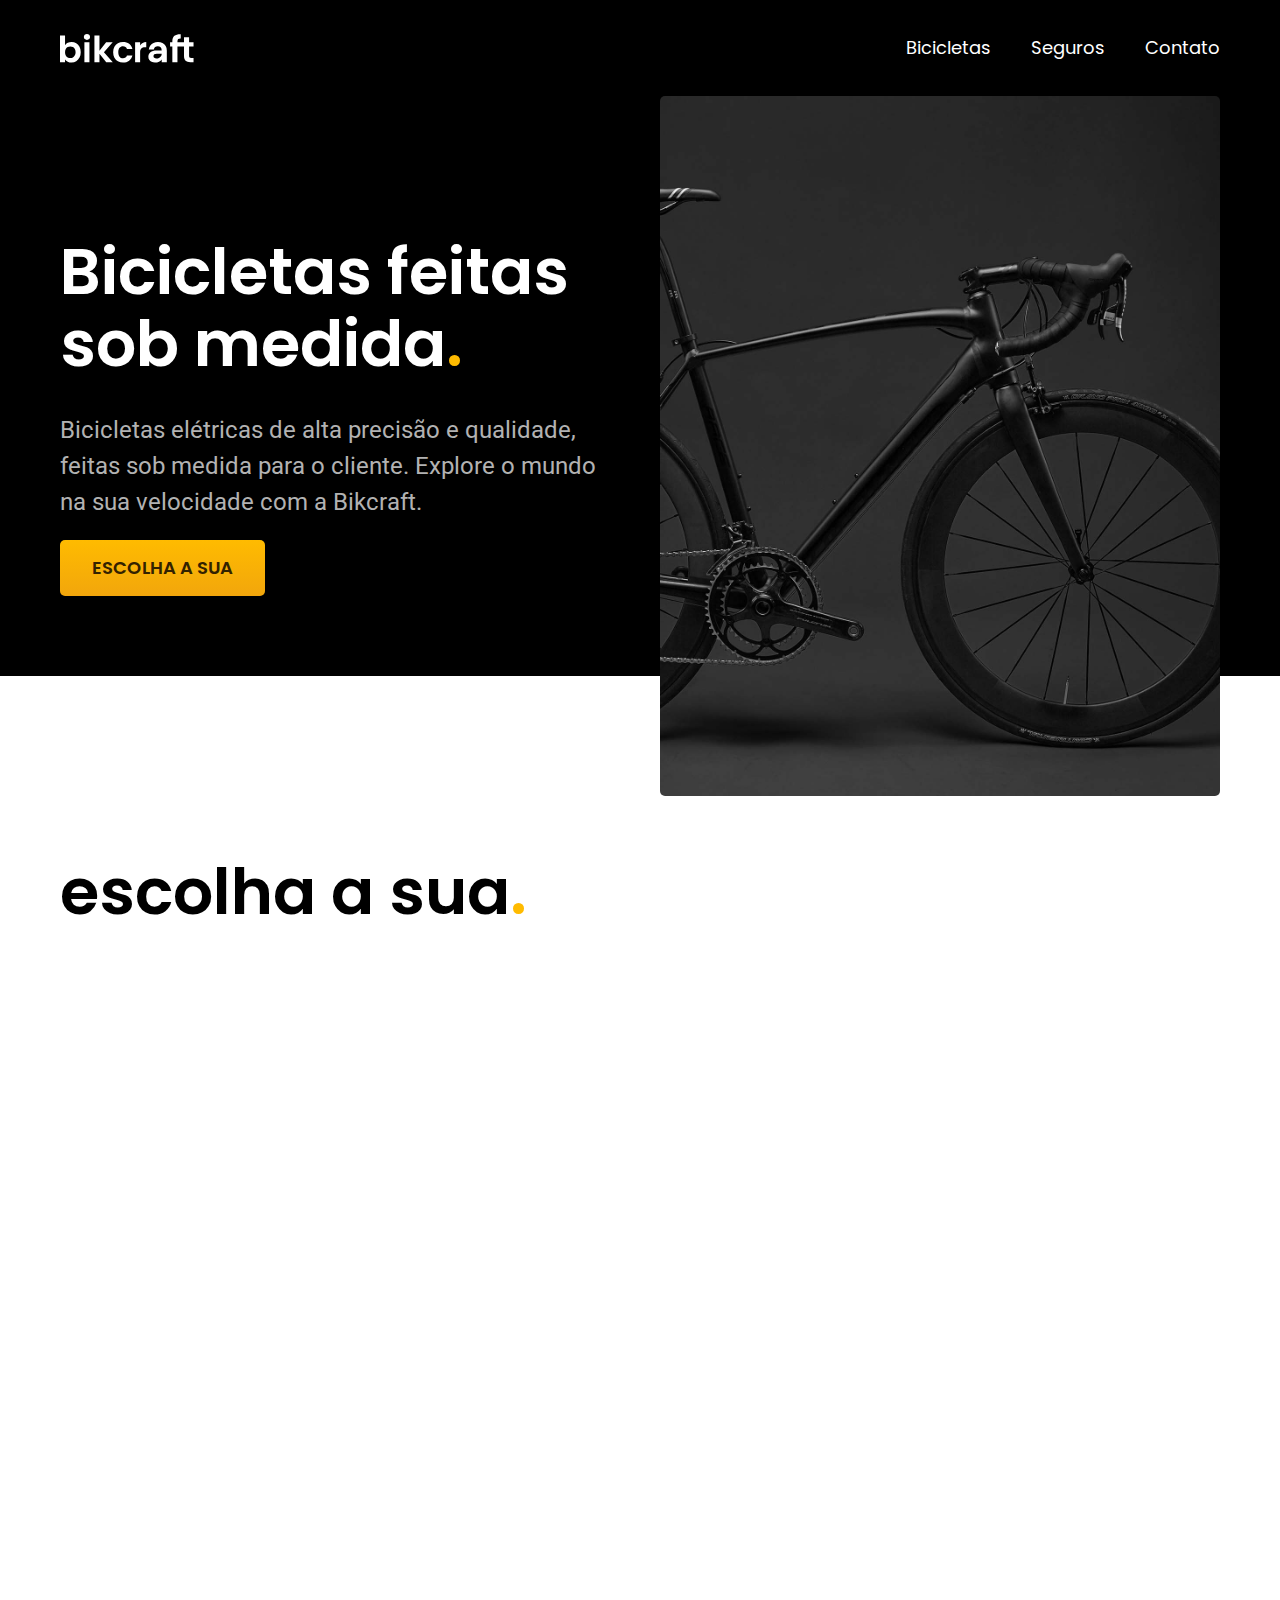
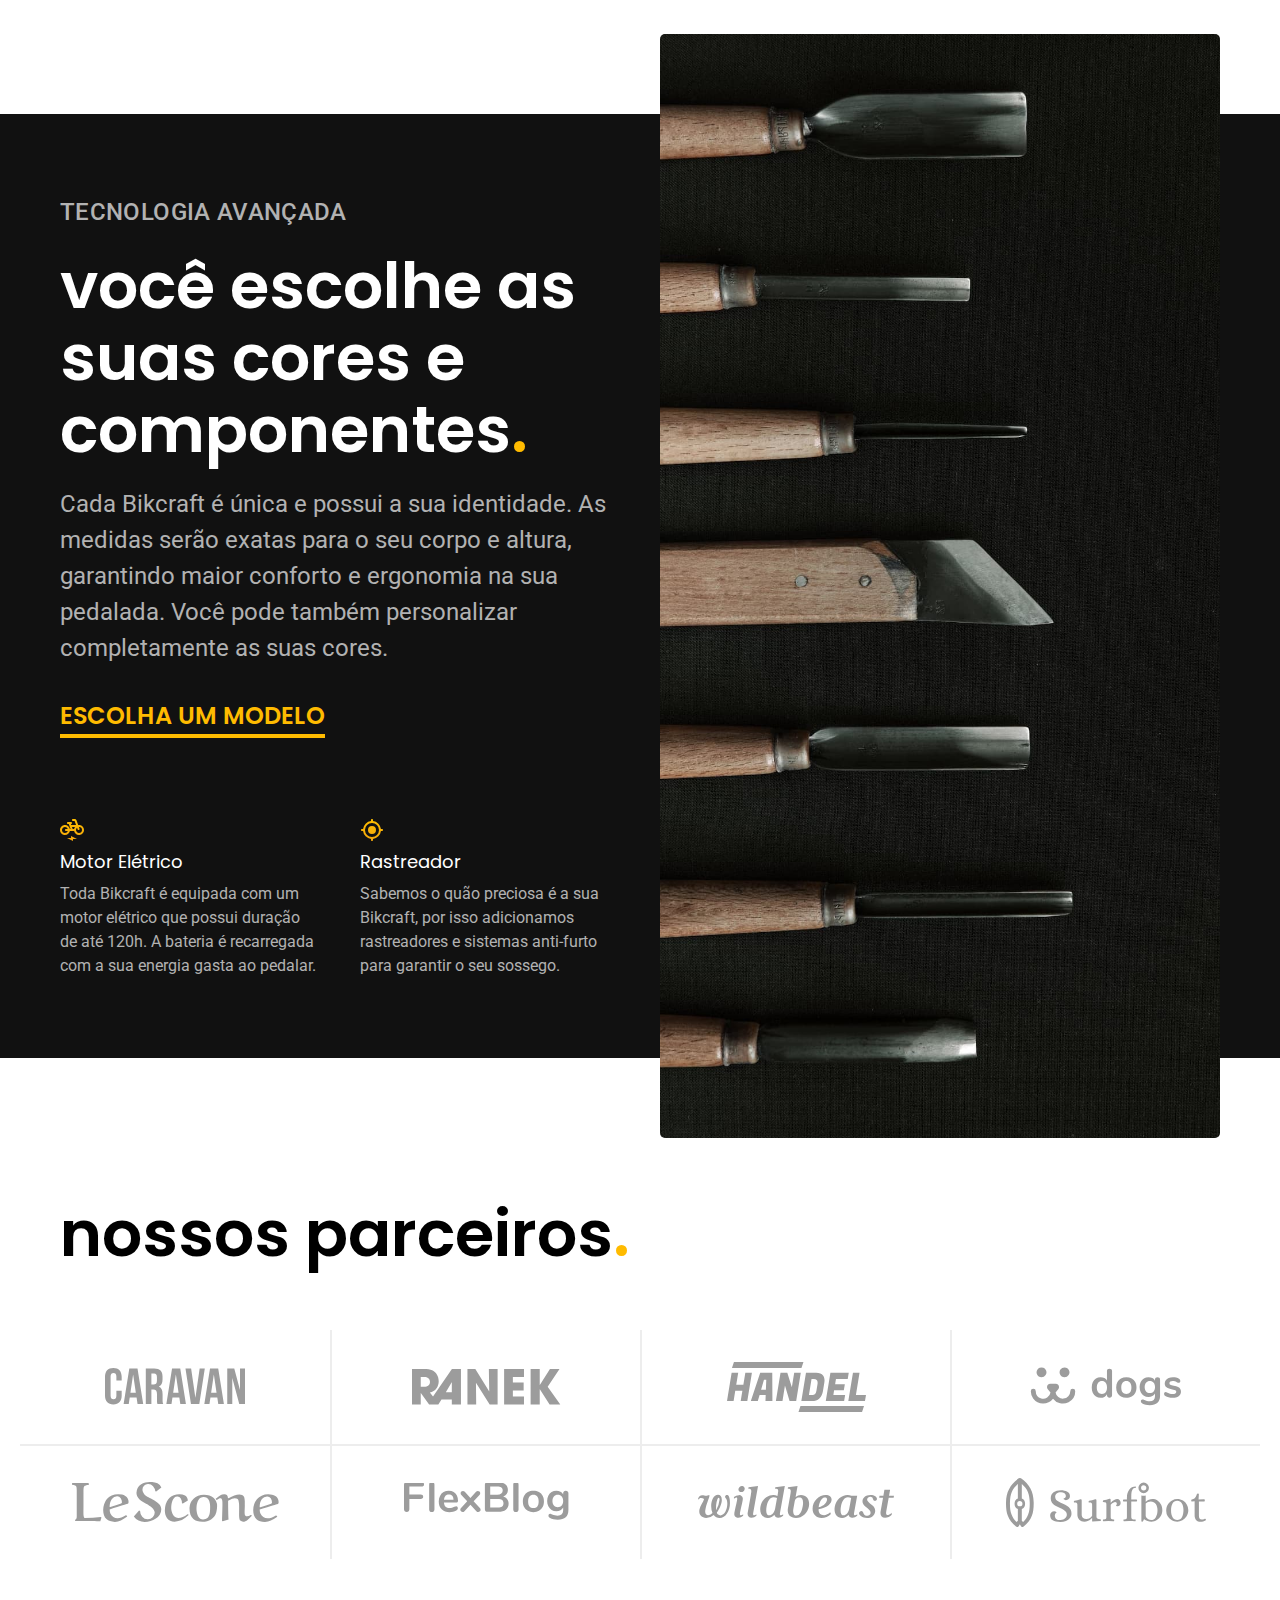
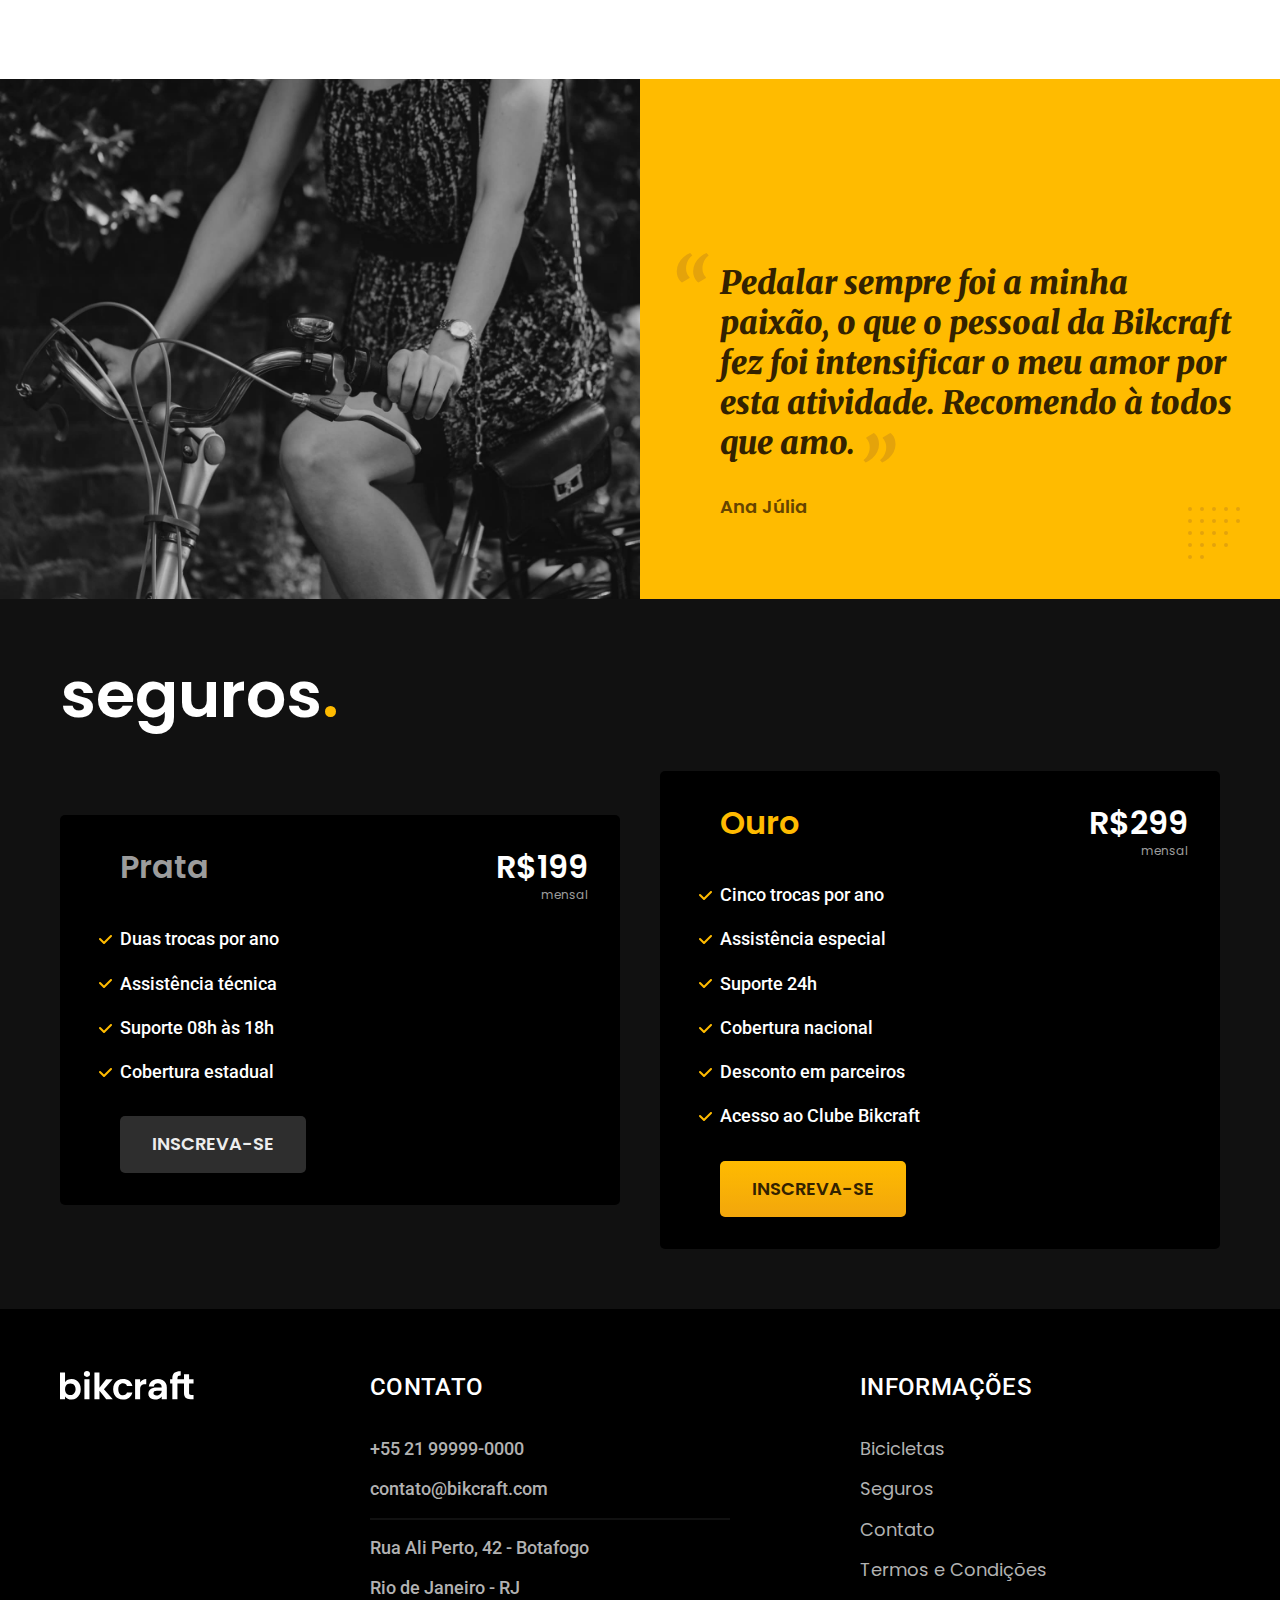
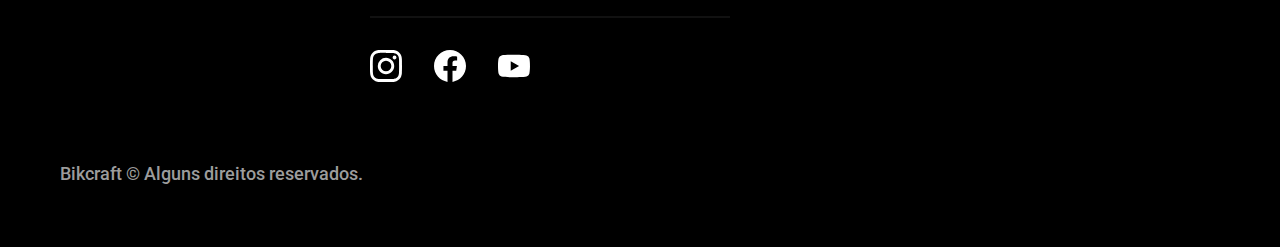
<file: bikcraft/index.html>
<!DOCTYPE html>
<html lang="pt-br">

<head>
  <meta charset="UTF-8">
  <meta http-equiv="X-UA-Compatible" content="IE=edge">
  <meta name="viewport" content="width=device-width, initial-scale=1.0">

  <title>Bikcraft - Bicicletas Elétricas</title>
  <meta name="description"
    content="Bicicletas elétricas de alta precisão e qualidade,  feitas sob medida para o cliente. Explore o mundo na sua velocidade com a Bikcraft.">

  <link rel="icon" href="./favicon.svg" type="image/svg+xml">


  <link rel="preload" href="./css/style.min.css" as="style">
  <link rel="stylesheet" href="./css/style.min.css">

  <link rel="preconnect" href="https://fonts.googleapis.com">
  <link rel="preconnect" href="https://fonts.gstatic.com" crossorigin>
  <link
    href="https://fonts.googleapis.com/css2?family=Merriweather:ital,wght@1,900&family=Poppins:wght@400;600&family=Roboto:wght@400;500&display=swap"
    rel="stylesheet">

  <script>
    document.documentElement.classList.add('js')
  </script>
</head>

<body>
  <header class="header-bg" id="header-fixo">
    <div class="container header">
      <a href="./"><img src="img/bikcraft.svg" width="136" height="32" alt="Bikcraft"></a>

      <nav aria-label="primaria" id="nav">
        <button aria-label="Abrir Menu" id="header-mobile" aria-haspopup="true" aria-controls="header-menu"
          aria-expanded="false"><span id="hamburguer"></span>
        </button>
        <ul id="header-menu" class="font-1-m cor-0">
          <li><a href="./bicicletas.html">Bicicletas</a></li>
          <li><a href="./seguros.html">Seguros</a></li>
          <li><a href="./contato.html">Contato</a></li>
        </ul>
      </nav>
    </div>
  </header>

  <main class="introducao-bg">
    <div class="container introducao">
      <div class="introducao-conteudo">
        <h1 class="font-1-xxl fadeInDown" data-anime="200">Bicicletas feitas sob medida<span class="cor-p1">.</span>
        </h1>
        <p class="font-2-l cor-5 fadeInDown" data-anime="400">Bicicletas elétricas de alta precisão e qualidade, feitas
          sob medida
          para o cliente.
          Explore o mundo na sua velocidade com a Bikcraft.</p>
        <a href="./bicicletas.html" class="botao fadeInDown" data-anime="600">Escolha a sua</a>
      </div>
      <picture data-anime="800" class="fadeInDown">
        <source media="(max-width: 800px)" srcset="./img/bicicletas/nimbus.jpg">
        <img src="./img/fotos/introducao.jpg" width="1280" height="1600" alt="Bicicleta elétrica preta">
      </picture>
    </div>
  </main>

  <article class="bicicletas-lista">
    <h2 class="container font-1-xxl fadeInDown" data-anime="1000">escolha a sua<span class="cor-p1">.</span></h2>

    <ul data-anime="1200" class="fadeInDown">
      <li>
        <a href="./bicicletas/magic.html">
          <img src="img/bicicletas/magic-home.jpg" width="920" height="1040" alt="Bicicleta preta">
          <h3 class="font-1-xl">Magic Might</h3>
          <span class="font-2-m cor-8">R$ 2499</span>
        </a>
      </li>
      <li>
        <a href="./bicicletas/nimbus.html">
          <img src="img/bicicletas/nimbus-home.jpg" width="920" height="1040" alt="Bicicleta preta">
          <h3 class="font-1-xl">Nimbus Stark</h3>
          <span class="font-2-m cor-8">R$ 4499</span>
        </a>
      </li>
      <li>
        <a href="./bicicletas/nebula.html">
          <img src="img/bicicletas/nebula-home.jpg" width="920" height="1040" alt="Bicicleta preta">
          <h3 class="font-1-xl">Nebula Cosmic</h3>
          <span class="font-2-m cor-8">R$ 3499</span>
        </a>
      </li>
    </ul>
  </article>

  <article class="tecnologia-bg">
    <div class="container tecnologia">
      <div class="tecnologia-conteudo">
        <span class="font-2-l-b cor-5">Tecnologia Avançada</span>
        <h2 class="font-1-xxl cor-0">você escolhe as suas cores e componentes<span class="cor-p1">.</span></h2>
        <p class="font-2-l cor-5">Cada Bikcraft é única e possui a sua identidade. As medidas serão exatas para o seu
          corpo e altura, garantindo maior conforto e ergonomia na sua pedalada. Você pode também personalizar
          completamente as suas cores.</p>
        <a class="link" href="./bicicletas.html">Escolha um modelo</a>
        <div class="tecnologia-vantagens">
          <div>
            <img src="img/icones/eletrica.svg" width="24" height="24" alt="">
            <h3 class="font-1-m cor-0">Motor Elétrico</h3>
            <p class="font-2-s cor-5">Toda Bikcraft é equipada com um motor elétrico que possui duração de até 120h. A
              bateria é recarregada com a sua energia gasta ao pedalar.</p>
          </div>
          <div>
            <img src="img/icones/rastreador.svg" width="24" height="24" alt="">
            <h3 class="font-1-m cor-0">Rastreador</h3>
            <p class="font-2-s cor-5">Sabemos o quão preciosa é a sua Bikcraft, por isso adicionamos rastreadores e
              sistemas anti-furto para garantir o seu sossego.</p>
          </div>
        </div>
      </div>

      <div class="tecnologia-img">
        <img src="img/fotos/tecnologia.jpg" width="1200" height="1920" alt="">
      </div>
    </div>
  </article>

  <section class="parceiros" aria-label="Nossos Parceiros">
    <h2 class="container font-1-xxl">nossos parceiros<span class="cor-p1">.</span></h2>

    <ul>
      <li><img src="img/parceiros/caravan.svg" width="140" height="38" alt="caravan"></li>
      <li><img src="img/parceiros/ranek.svg" width="149" height="36" alt="ranek"></li>
      <li><img src="img/parceiros/handel.svg" width="139" height="50" alt="handel"></li>
      <li><img src="img/parceiros/dogs.svg" width="152" height="39" alt="dogs"></li>
      <li><img src="img/parceiros/lescone.svg" width="208" height="41" alt="lescone"></li>
      <li><img src="img/parceiros/flexblog.svg" width="165" height="38" alt="flexblog"></li>
      <li><img src="img/parceiros/wildbeast.svg" width="196" height="34" alt="wildbeast"></li>
      <li><img src="img/parceiros/surfbot.svg" width="200" height="49" alt="surfbot"></li>
    </ul>
  </section>

  <section class="depoimento" aria-label="Depoimento">
    <div>
      <img src="img/fotos/depoimento.jpg" width="1560" height="1360" alt="Pessoa pedalando uma bicicleta Bikcraft">
    </div>
    <div class="depoimento-conteudo">
      <blockquote class="font-1-xl cor-p5">
        <p>Pedalar sempre foi a minha paixão, o que o pessoal da Bikcraft fez foi intensificar o meu amor por esta
          atividade. Recomendo à todos que amo.</p>
      </blockquote>
      <span class="font-1-m-b cor-p4">Ana Júlia</span>
    </div>
  </section>

  <article class="seguros-bg">
    <div class="container seguros">
      <h2 class="font-1-xxl cor-0">seguros<span class="cor-p1">.</span></h2>
      <div class="seguros-item">
        <h3 class="font-1-xl cor-6">Prata</h3>
        <span class="font-1-xl cor-0">R$199 <span class="font-1-xs cor-6">mensal</span></span>
        <ul class="font-2-m cor-0">
          <li>Duas trocas por ano</li>
          <li>Assistência técnica</li>
          <li>Suporte 08h às 18h</li>
          <li>Cobertura estadual</li>
        </ul>
        <a class="botao secundario" href="./orcamento.html?tipo=seguro&produto=prata">Inscreva-se</a>
      </div>
      <div class="seguros-item">
        <h3 class="font-1-xl cor-p1">Ouro</h3>
        <span class="font-1-xl cor-0">R$299 <span class="font-1-xs cor-6">mensal</span></span>
        <ul class="font-2-m cor-0">
          <li>Cinco trocas por ano</li>
          <li>Assistência especial</li>
          <li>Suporte 24h</li>
          <li>Cobertura nacional</li>
          <li>Desconto em parceiros</li>
          <li>Acesso ao Clube Bikcraft</li>
        </ul>
        <a class="botao" href="./orcamento.html?tipo=seguro&produto=ouro">Inscreva-se</a>
      </div>
    </div>
  </article>

  <footer class="footer-bg">
    <div class="container footer">
      <img src="img/bikcraft.svg" width="136" height="32" alt="Bikcraft">
      <div class="footer-contato">
        <h3 class="font-2-l-b cor-0">Contato</h3>
        <ul class="font-2-m cor-5">
          <li><a href="tel:+5521999990000">+55 21 99999-0000</a></li>
          <li><a href="mailto:contato@bikcraft.com">contato@bikcraft.com</a></li>
          <li>Rua Ali Perto, 42 - Botafogo</li>
          <li>Rio de Janeiro - RJ</li>
        </ul>
        <div class="footer-redes">
          <a href="./"><img src="img/redes/instagram.svg" width="32" height="32" alt="Instagram"></a>
          <a href="./"><img src="img/redes/facebook.svg" width="32" height="32" alt="Facebook"></a>
          <a href="./"><img src="img/redes/youtube.svg" width="32" height="32" alt="youtube"></a>
        </div>
      </div>
      <div class="footer-informacoes">
        <h3 class="font-2-l-b cor-0">Informações</h3>
        <nav>
          <ul class="font-1-m cor-5">
            <li><a href="./bicicletas.html">Bicicletas</a></li>
            <li><a href="./seguros.html">Seguros</a></li>
            <li><a href="./contato.html">Contato</a></li>
            <li><a href="./termos.html">Termos e Condições</a></li>
          </ul>
        </nav>
      </div>
      <p class="footer-copy font-2-m cor-6">Bikcraft © Alguns direitos reservados.</p>
    </div>
  </footer>

  <script src="script/plugins/simple-anime.js"></script>
  <script src="script/script.js"></script>
</body>

</html>
</file>
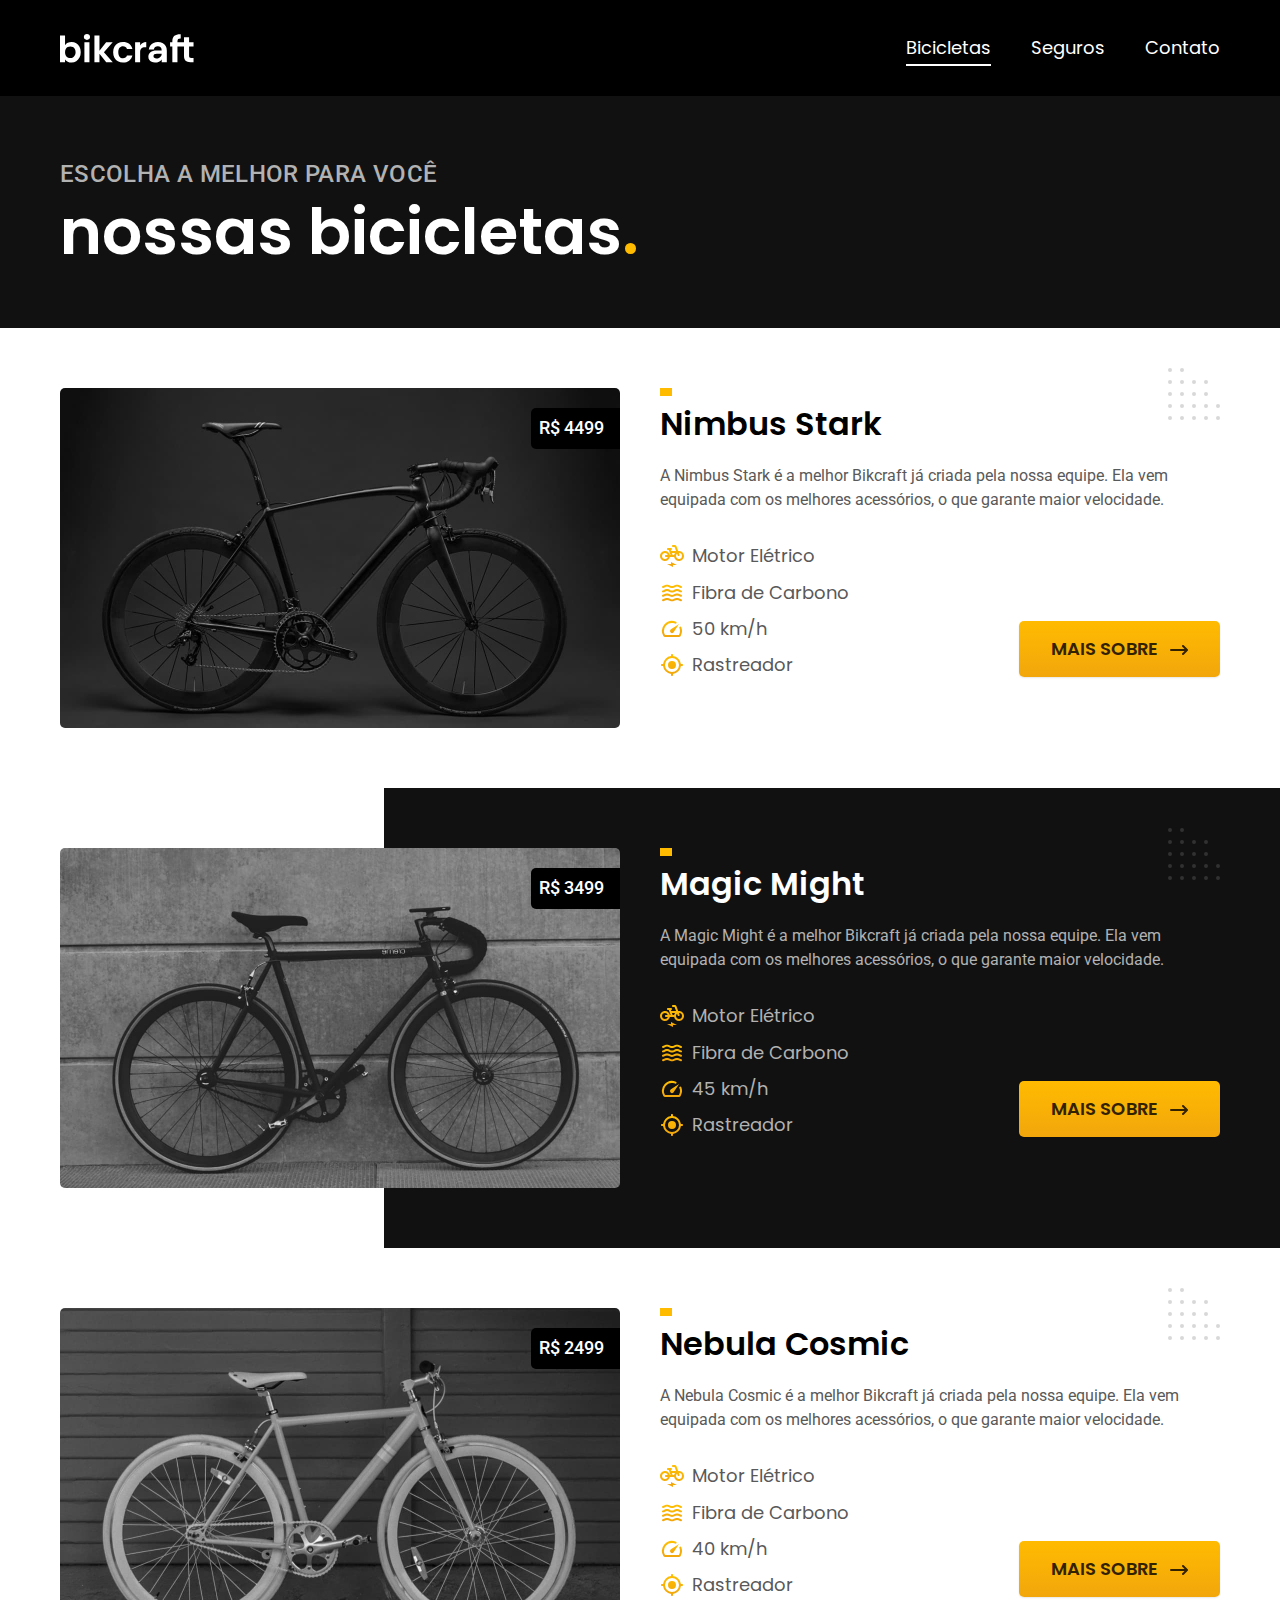
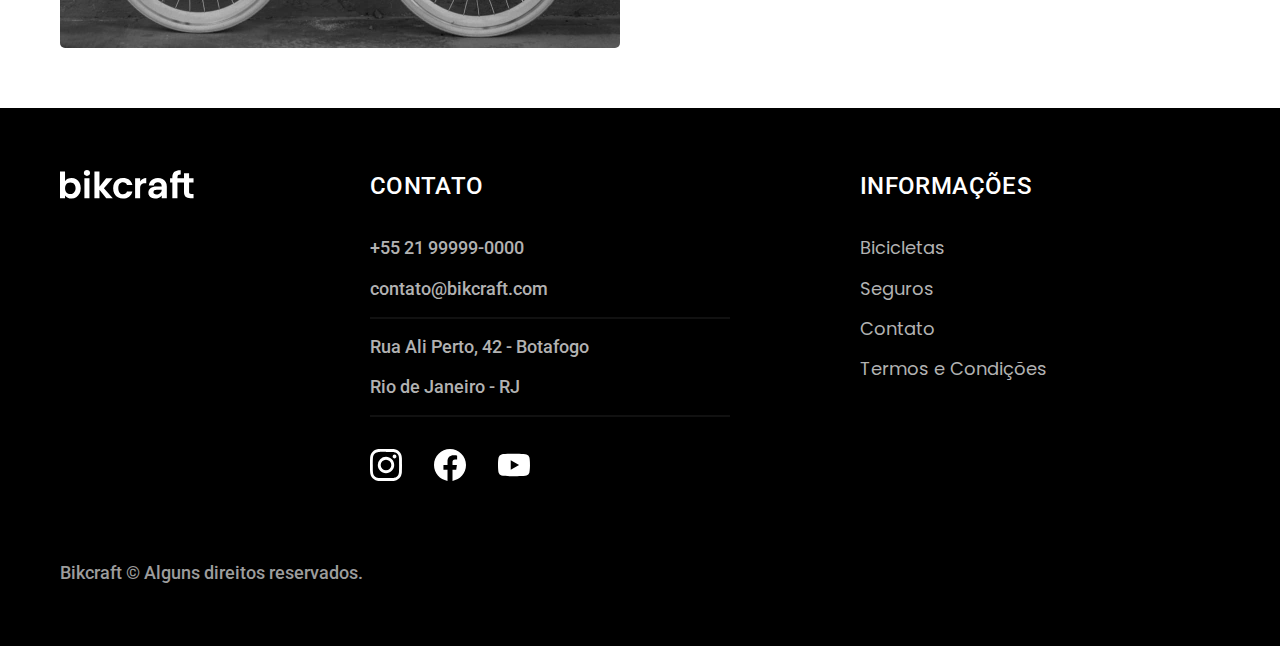
<file: bikcraft/bicicletas.html>
<!DOCTYPE html>
<html lang="pt-br">

<head>
  <meta charset="UTF-8">
  <meta http-equiv="X-UA-Compatible" content="IE=edge">
  <meta name="viewport" content="width=device-width, initial-scale=1.0">

  <title>Bicicletas | Bikcraft</title>
  <meta name="description"
    content="Bicicletas elétricas de alta precisão e qualidade,  feitas sob medida para o cliente. Explore o mundo na sua velocidade com a Bikcraft.">

  <link rel="icon" href="./favicon.svg" type="image/svg+xml">

  <link rel="preload" href="./css/style.min.css" as="style">
  <link rel="stylesheet" href="./css/style.min.css">

  <link rel="preconnect" href="https://fonts.googleapis.com">
  <link rel="preconnect" href="https://fonts.gstatic.com" crossorigin>
  <link
    href="https://fonts.googleapis.com/css2?family=Merriweather:ital,wght@1,900&family=Poppins:wght@400;600&family=Roboto:wght@400;500&display=swap"
    rel="stylesheet">

  <script>
    document.documentElement.classList.add('js')
  </script>
</head>

<body id="bicicletas">
  <header class="header-bg" id="header-fixo">
    <div class="container header">
      <a href="./"><img src="img/bikcraft.svg" width="136" height="32" alt="Bikcraft"></a>

      <nav aria-label="primaria" id="nav">
        <button aria-label="Abrir Menu" id="header-mobile" aria-haspopup="true" aria-controls="header-menu"
          aria-expanded="false"><span id="hamburguer"></span>
        </button>
        <ul id="header-menu" class="font-1-m cor-0">
          <li><a href="./bicicletas.html">Bicicletas</a></li>
          <li><a href="./seguros.html">Seguros</a></li>
          <li><a href="./contato.html">Contato</a></li>
        </ul>
      </nav>
    </div>
  </header>

  <main>
    <div class="titulo-bg">
      <div class="titulo container">
        <p class="font-2-l-b cor-5">Escolha a melhor para você</p>
        <h1 class="font-1-xxl cor-0">nossas bicicletas<span class="cor-p1">.</span></h1>
      </div>
    </div>

    <div class="bicicletas container">
      <div class="bicicletas-imagem">
        <img src="img/bicicletas/nimbus.jpg" width="1120" height="680" alt="Bicicleta preta">
        <span class="font-2-m cor-0">R$ 4499</span>
      </div>
      <div class="bicicletas-conteudo">
        <h2 class="font-1-xl">Nimbus Stark</h2>
        <p class="font-2-s cor-8">A Nimbus Stark é a melhor Bikcraft já criada pela nossa equipe. Ela vem equipada com
          os melhores acessórios, o que garante maior velocidade.</p>
        <ul class="font-1-m cor-8">
          <li>
            <img src="img/icones/eletrica.svg" width="32" height="32" alt="">
            Motor Elétrico
          </li>
          <li>
            <img src="img/icones/carbono.svg" width="32" height="32" alt="">
            Fibra de Carbono
          </li>
          <li>
            <img src="img/icones/velocidade.svg" width="32" height="32" alt="">
            50 km/h
          </li>
          <li>
            <img src="img/icones/rastreador.svg" width="32" height="32" alt="">
            Rastreador
          </li>
        </ul>
        <a href="./bicicletas/nimbus.html" class="botao seta">Mais Sobre</a>
      </div>
    </div>

    <div class="bicicletas-bg">
      <div class="bicicletas container">
        <div class="bicicletas-imagem">
          <img src="img/bicicletas/magic.jpg" width="1120" height="680" alt="Bicicleta preta">
          <span class="font-2-m cor-0">R$ 3499</span>
        </div>
        <div class="bicicletas-conteudo">
          <h2 class="font-1-xl cor-0">Magic Might</h2>
          <p class="font-2-s cor-5">A Magic Might é a melhor Bikcraft já criada pela nossa equipe. Ela vem equipada com
            os melhores acessórios, o que garante maior velocidade.</p>
          <ul class="font-1-m cor-5">
            <li>
              <img src="img/icones/eletrica.svg" width="32" height="32" alt="">
              Motor Elétrico
            </li>
            <li>
              <img src="img/icones/carbono.svg" width="32" height="32" alt="">
              Fibra de Carbono
            </li>
            <li>
              <img src="img/icones/velocidade.svg" width="32" height="32" alt="">
              45 km/h
            </li>
            <li>
              <img src="img/icones/rastreador.svg" width="32" height="32" alt="">
              Rastreador
            </li>
          </ul>
          <a href="./bicicletas/magic.html" class="botao seta">Mais Sobre</a>
        </div>
      </div>
    </div>

    <div class="bicicletas container">
      <div class="bicicletas-imagem">
        <img src="img/bicicletas/nebula.jpg" width="1120" height="680" alt="Bicicleta preta">
        <span class="font-2-m cor-0">R$ 2499</span>
      </div>
      <div class="bicicletas-conteudo">
        <h2 class="font-1-xl">Nebula Cosmic</h2>
        <p class="font-2-s cor-8">A Nebula Cosmic é a melhor Bikcraft já criada pela nossa equipe. Ela vem equipada com
          os melhores acessórios, o que garante maior velocidade.</p>
        <ul class="font-1-m cor-8">
          <li>
            <img src="img/icones/eletrica.svg" width="32" height="32" alt="">
            Motor Elétrico
          </li>
          <li>
            <img src="img/icones/carbono.svg" width="32" height="32" alt="">
            Fibra de Carbono
          </li>
          <li>
            <img src="img/icones/velocidade.svg" width="32" height="32" alt="">
            40 km/h
          </li>
          <li>
            <img src="img/icones/rastreador.svg" width="32" height="32" alt="">
            Rastreador
          </li>
        </ul>
        <a href="./bicicletas/nebula.html" class="botao seta">Mais Sobre</a>
      </div>
    </div>

  </main>

  <footer class="footer-bg">
    <div class="container footer">
      <img src="img/bikcraft.svg" width="136" height="32" alt="Bikcraft">
      <div class="footer-contato">
        <h3 class="font-2-l-b cor-0">Contato</h3>
        <ul class="font-2-m cor-5">
          <li><a href="tel:+5521999990000">+55 21 99999-0000</a></li>
          <li><a href="mailto:contato@bikcraft.com">contato@bikcraft.com</a></li>
          <li>Rua Ali Perto, 42 - Botafogo</li>
          <li>Rio de Janeiro - RJ</li>
        </ul>
        <div class="footer-redes">
          <a href="./"><img src="img/redes/instagram.svg" width="32" height="32" alt="Instagram"></a>
          <a href="./"><img src="img/redes/facebook.svg" width="32" height="32" alt="Facebook"></a>
          <a href="./"><img src="img/redes/youtube.svg" width="32" height="32" alt="youtube"></a>
        </div>
      </div>
      <div class="footer-informacoes">
        <h3 class="font-2-l-b cor-0">Informações</h3>
        <nav>
          <ul class="font-1-m cor-5">
            <li><a href="./bicicletas.html">Bicicletas</a></li>
            <li><a href="./seguros.html">Seguros</a></li>
            <li><a href="./contato.html">Contato</a></li>
            <li><a href="./termos.html">Termos e Condições</a></li>
          </ul>
        </nav>
      </div>
      <p class="footer-copy font-2-m cor-6">Bikcraft © Alguns direitos reservados.</p>
    </div>
  </footer>

  <script src="script/script.js"></script>
</body>

</html>
</file>
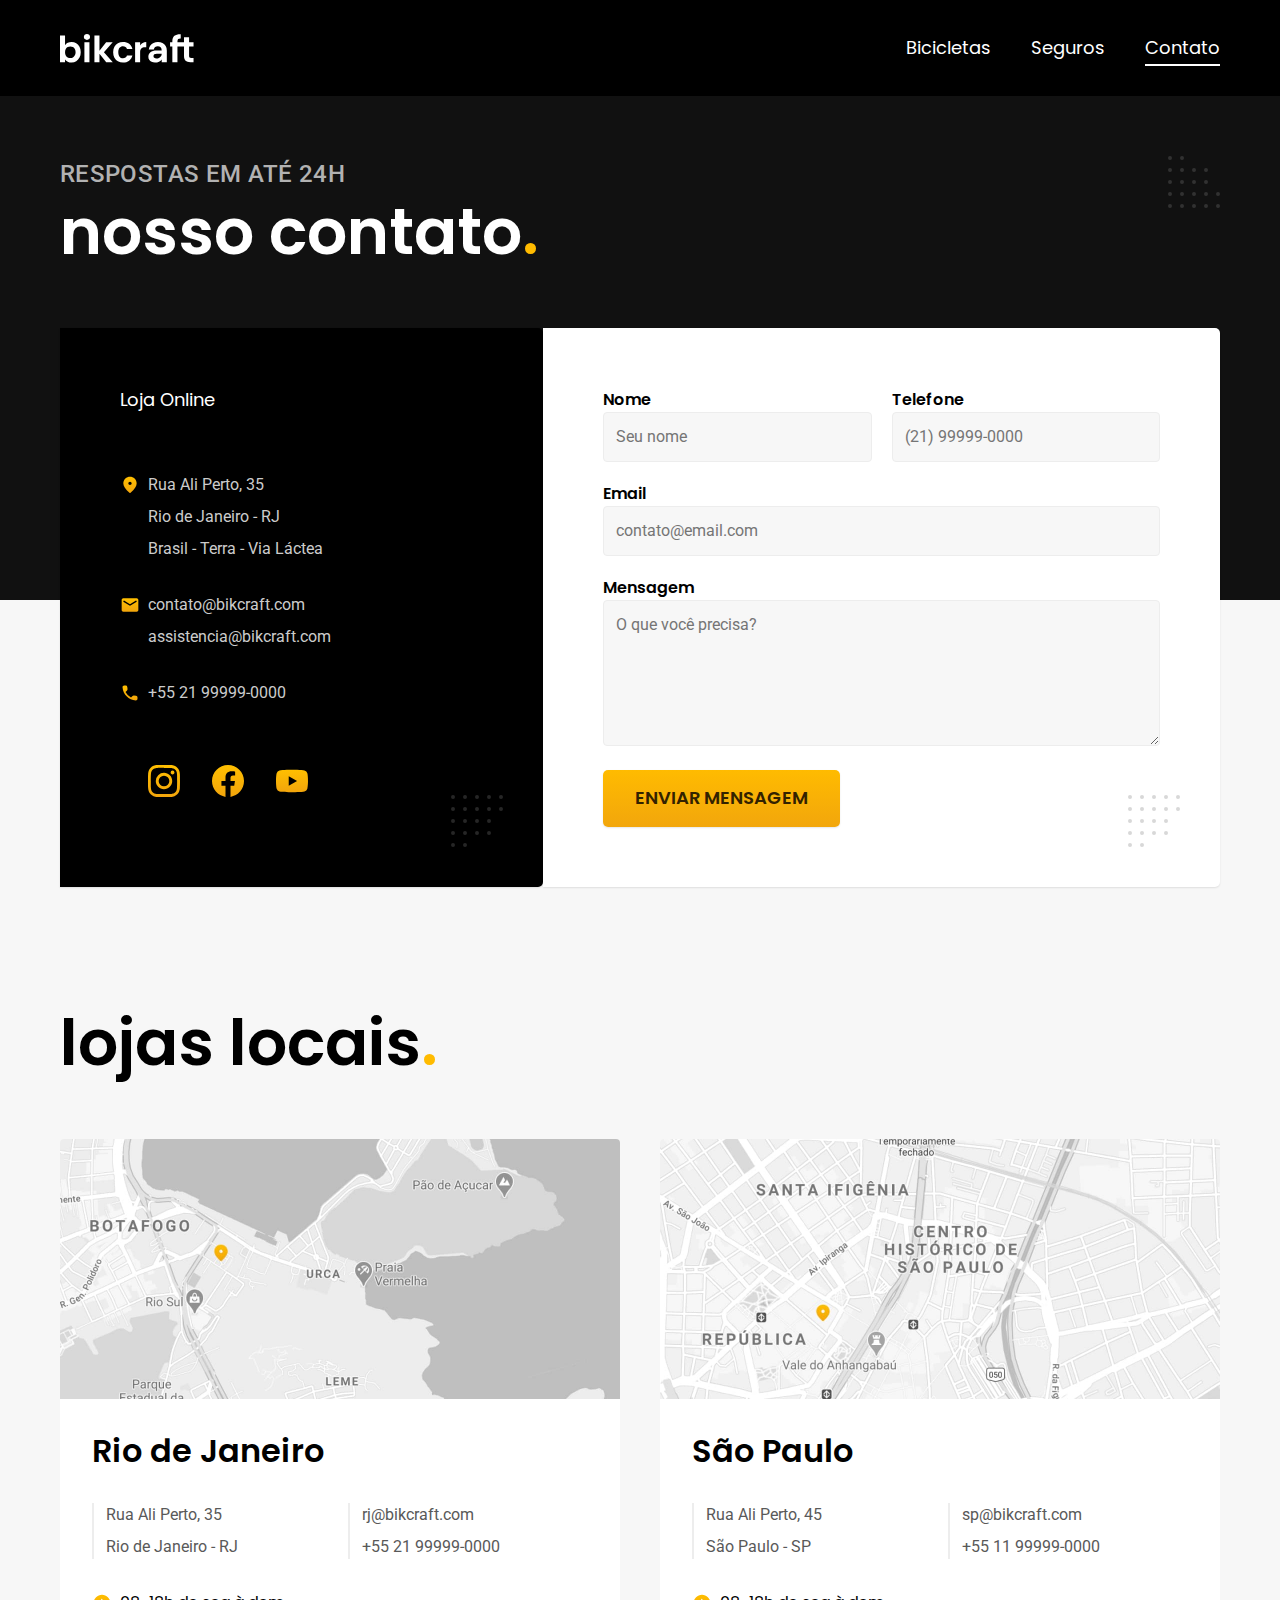
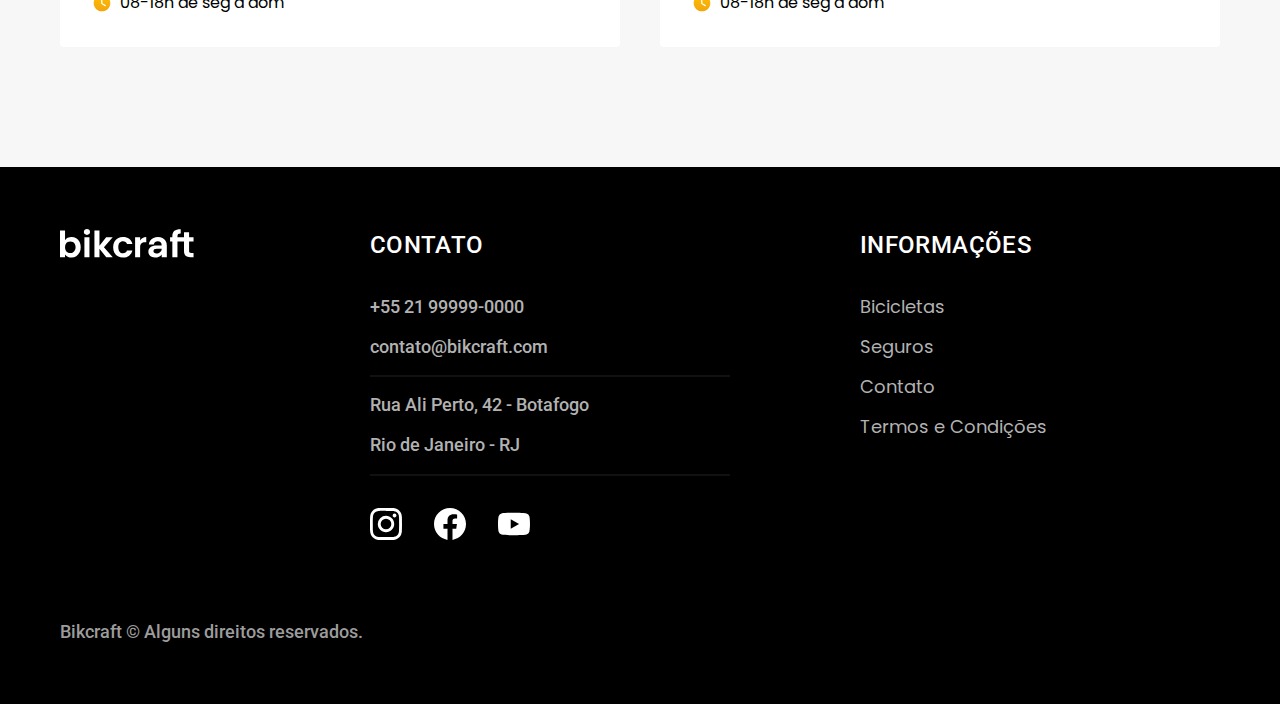
<file: bikcraft/contato.html>
<!DOCTYPE html>
<html lang="pt-br">

<head>
  <meta charset="UTF-8">
  <meta http-equiv="X-UA-Compatible" content="IE=edge">
  <meta name="viewport" content="width=device-width, initial-scale=1.0">

  <title>Contato | Bikcraft</title>
  <meta name="description" content="Entre em contato conosco.">

  <link rel="icon" href="./favicon.svg" type="image/svg+xml">

  <link rel="preload" href="./css/style.min.css" as="style">
  <link rel="stylesheet" href="./css/style.min.css">

  <link rel="preconnect" href="https://fonts.googleapis.com">
  <link rel="preconnect" href="https://fonts.gstatic.com" crossorigin>
  <link
    href="https://fonts.googleapis.com/css2?family=Merriweather:ital,wght@1,900&family=Poppins:wght@400;600&family=Roboto:wght@400;500&display=swap"
    rel="stylesheet">

  <script>
    document.documentElement.classList.add('js')
  </script>
</head>

<body id="contato">
  <header class="header-bg" id="header-fixo">
    <div class="container header">
      <a href="./"><img src="img/bikcraft.svg" width="136" height="32" alt="Bikcraft"></a>

      <nav aria-label="primaria" id="nav">
        <button aria-label="Abrir Menu" id="header-mobile" aria-haspopup="true" aria-controls="header-menu"
          aria-expanded="false"><span id="hamburguer"></span>
        </button>
        <ul id="header-menu" class="font-1-m cor-0">
          <li><a href="./bicicletas.html">Bicicletas</a></li>
          <li><a href="./seguros.html">Seguros</a></li>
          <li><a href="./contato.html">Contato</a></li>
        </ul>
      </nav>
    </div>
  </header>

  <main>
    <div class="titulo-bg">
      <div class="titulo container">
        <p class="font-2-l-b cor-5">Respostas em até 24h</p>
        <h1 class="font-1-xxl cor-0">nosso contato<span class="cor-p1">.</span></h1>
      </div>
    </div>

    <div class="contato container">
      <section class="contato-dados" aria-label="Endereço">
        <h2 class="font-1-m cor-0">Loja Online</h2>
        <div class="contato-endereco font-2-s cor-4">
          <p>Rua Ali Perto, 35</p>
          <p>Rio de Janeiro - RJ</p>
          <p>Brasil - Terra - Via Láctea</p>
        </div>
        <address class="contato-meios font-2-s cor-4">
          <a href="mailto:contato@bikcraft.com">contato@bikcraft.com</a>
          <a href="mailto:assistencia@bikcraft.com">assistencia@bikcraft.com</a>
          <a href="tel:+5521999990000">+55 21 99999-0000</a>
        </address>
        <div class="contato-redes">
          <a href="./"><img src="img/redes/instagram-p.svg" width="32" height="32" alt="Instagram"></a>
          <a href="./"><img src="img/redes/facebook-p.svg" width="32" height="32" alt="Facebook"></a>
          <a href="./"><img src="img/redes/youtube-p.svg" width="32" height="32" alt="youtube"></a>
        </div>
      </section>
      <section class="contato-formulario" aria-label="Formulário">
        <form class="form" action="./contato.html">
          <div>
            <label for="nome">Nome</label>
            <input type="text" id="nome" name="nome" placeholder="Seu nome">
          </div>
          <div>
            <label for="telefone">Telefone</label>
            <input type="text" id="telefone" name="telefone" placeholder="(21) 99999-0000">
          </div>
          <div class="col-2">
            <label for="email">Email</label>
            <input type="email" id="email" name="email" placeholder="contato@email.com">
          </div>
          <div class="col-2">
            <label for="mensagem">Mensagem</label>
            <textarea name="mensagem" id="mensagem" rows="5" placeholder="O que você precisa?"></textarea>
          </div>
          <button class="botao col-2">Enviar mensagem</button>
        </form>
      </section>
    </div>
  </main>

  <article class="lojas container">
    <h2 class="font-1-xxl">lojas locais<span class="cor-p1">.</span></h2>
    <div class="lojas-item">
      <img src="./img/lojas/rj.jpg" width="1120" height="520"
        alt="Mapa marcando o endereço em Rua Ali Perto, 35 - Rio de Janeiro - RJ">
      <div class="lojas-conteudo">
        <h3 class="font-1-xl">Rio de Janeiro</h3>
        <div class="lojas-dados font-2-s cor-8">
          <p>Rua Ali Perto, 35</p>
          <p>Rio de Janeiro - RJ</p>
        </div>
        <div class="lojas-dados font-2-s cor-8">
          <a href="mailto:rj@bikcraft.com">rj@bikcraft.com</a>
          <a href="tel:+5521999990000">+55 21 99999-0000</a>
        </div>
        <p class="lojas-tempo font-1-s"><img src="./img/icones/horario.svg" width="20" height="20" alt="">08-18h de seg
          à dom</p>
      </div>
    </div>

    <div class="lojas-item">
      <img src="./img/lojas/sp.jpg" width="1120" height="520"
        alt="Mapa marcando o endereço em Rua Ali Perto, 45 - São Paulo - SP">
      <div class="lojas-conteudo">
        <h3 class="font-1-xl">São Paulo</h3>
        <div class="lojas-dados font-2-s cor-8">
          <p>Rua Ali Perto, 45</p>
          <p>São Paulo - SP</p>
        </div>
        <div class="lojas-dados font-2-s cor-8">
          <a href="mailto:sp@bikcraft.com">sp@bikcraft.com</a>
          <a href="tel:+5511999990000">+55 11 99999-0000</a>
        </div>
        <p class="lojas-tempo font-1-s"><img src="./img/icones/horario.svg" width="20" height="20" alt="">08-18h de seg
          à dom</p>
      </div>
    </div>
  </article>

  <footer class="footer-bg">
    <div class="container footer">
      <img src="img/bikcraft.svg" width="136" height="32" alt="Bikcraft">
      <div class="footer-contato">
        <h3 class="font-2-l-b cor-0">Contato</h3>
        <ul class="font-2-m cor-5">
          <li><a href="tel:+5521999990000">+55 21 99999-0000</a></li>
          <li><a href="mailto:contato@bikcraft.com">contato@bikcraft.com</a></li>
          <li>Rua Ali Perto, 42 - Botafogo</li>
          <li>Rio de Janeiro - RJ</li>
        </ul>
        <div class="footer-redes">
          <a href="./"><img src="img/redes/instagram.svg" width="32" height="32" alt="Instagram"></a>
          <a href="./"><img src="img/redes/facebook.svg" width="32" height="32" alt="Facebook"></a>
          <a href="./"><img src="img/redes/youtube.svg" width="32" height="32" alt="youtube"></a>
        </div>
      </div>
      <div class="footer-informacoes">
        <h3 class="font-2-l-b cor-0">Informações</h3>
        <nav>
          <ul class="font-1-m cor-5">
            <li><a href="./bicicletas.html">Bicicletas</a></li>
            <li><a href="./seguros.html">Seguros</a></li>
            <li><a href="./contato.html">Contato</a></li>
            <li><a href="./termos.html">Termos e Condições</a></li>
          </ul>
        </nav>
      </div>
      <p class="footer-copy font-2-m cor-6">Bikcraft © Alguns direitos reservados.</p>
    </div>
  </footer>

  <script src="script/script.js"></script>
</body>

</html>
</file>
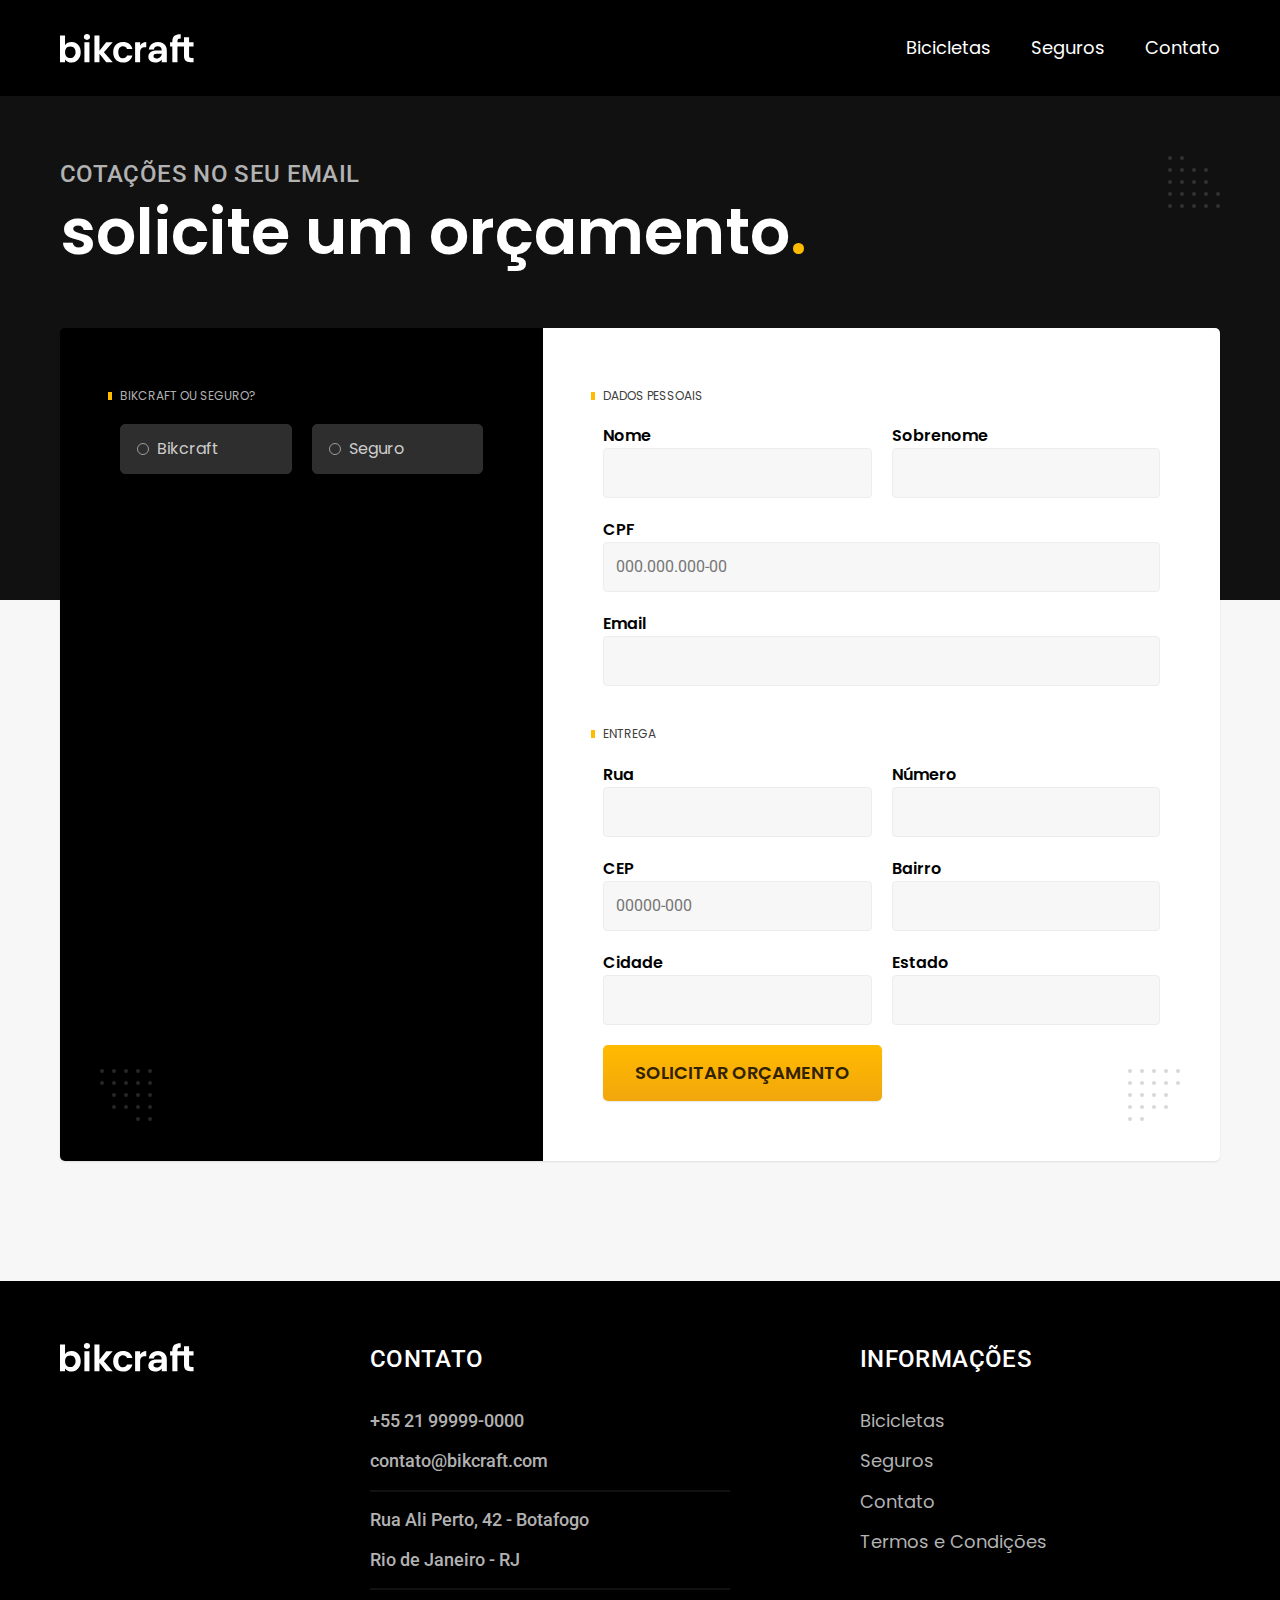
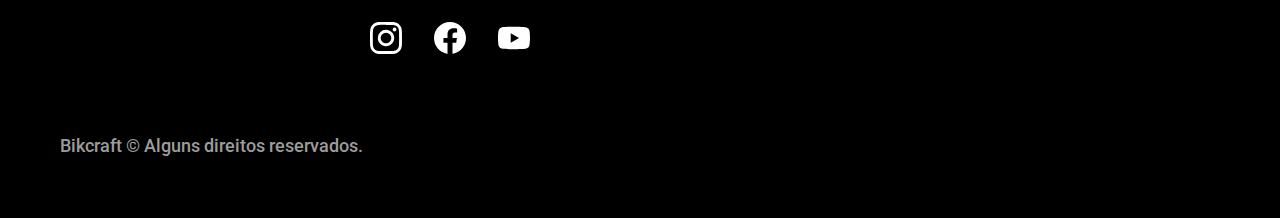
<file: bikcraft/orcamento.html>
<!DOCTYPE html>
<html lang="pt-br">

<head>
  <meta charset="UTF-8">
  <meta http-equiv="X-UA-Compatible" content="IE=edge">
  <meta name="viewport" content="width=device-width, initial-scale=1.0">

  <title>Orçamento | Bikcraft</title>
  <meta name="description" content="Orçamento.">

  <link rel="icon" href="./favicon.svg" type="image/svg+xml">

  <link rel="preload" href="./css/style.min.css" as="style">
  <link rel="stylesheet" href="./css/style.min.css">

  <link rel="preconnect" href="https://fonts.googleapis.com">
  <link rel="preconnect" href="https://fonts.gstatic.com" crossorigin>
  <link
    href="https://fonts.googleapis.com/css2?family=Merriweather:ital,wght@1,900&family=Poppins:wght@400;600&family=Roboto:wght@400;500&display=swap"
    rel="stylesheet">

  <script>
    document.documentElement.classList.add('js')
  </script>
</head>

<body id="orcamento">
  <header class="header-bg" id="header-fixo">
    <div class="container header">
      <a href="./"><img src="img/bikcraft.svg" width="136" height="32" alt="Bikcraft"></a>

      <nav aria-label="primaria" id="nav">
        <button aria-label="Abrir Menu" id="header-mobile" aria-haspopup="true" aria-controls="header-menu"
          aria-expanded="false"><span id="hamburguer"></span>
        </button>
        <ul id="header-menu" class="font-1-m cor-0">
          <li><a href="./bicicletas.html">Bicicletas</a></li>
          <li><a href="./seguros.html">Seguros</a></li>
          <li><a href="./contato.html">Contato</a></li>
        </ul>
      </nav>
    </div>
  </header>

  <main>
    <div class="titulo-bg">
      <div class="titulo container">
        <p class="font-2-l-b cor-5">Cotações no seu email</p>
        <h1 class="font-1-xxl cor-0">solicite um orçamento<span class="cor-p1">.</span></h1>
      </div>
    </div>

    <form class="orcamento container" action="./">
      <div class="orcamento-produto">
        <h2 class="font-1-xs cor-5">Bikcraft ou Seguro?</h2>

        <input type="radio" name="tipo" id="bikcraft" value="bikcraft">
        <label for="bikcraft">Bikcraft</label>

        <input type="radio" name="tipo" id="seguro" value="seguro">
        <label for="seguro">Seguro</label>

        <div class="orcamento-conteudo" id="orcamento-bikcraft">
          <h2 class="font-1-xs cor-5">Escolha a sua</h2>

          <input type="radio" name="produto" id="nimbus" value="nimbus">
          <label for="nimbus">Nimbus Stark <span>R$ 4499</span></label>
          <div class="orcamento-detalhes">
            <img src="./img/bicicletas/nimbus.jpg" width="1120" height="680" alt="Bicicleta preta">
            <ul class="font-1-xs cor-8">
              <li><img src="./img/icones/eletrica.svg" width="32" height="32" alt="">Motor Elétrico</li>
              <li><img src="./img/icones/carbono.svg" width="32" height="32" alt="">Fibra de Carbono</li>
              <li><img src="./img/icones/velocidade.svg" width="32" height="32" alt="">50 km/h</li>
              <li><img src="./img/icones/rastreador.svg" width="32" height="32" alt="">Rastreador</li>
            </ul>
          </div>

          <input type="radio" name="produto" id="magic" value="magic">
          <label for="magic">Magic Might <span>R$ 3499</span></label>
          <div class="orcamento-detalhes">
            <img src="./img/bicicletas/magic.jpg" width="1120" height="680" alt="Bicicleta preta">
            <ul class="font-1-xs cor-8">
              <li><img src="./img/icones/eletrica.svg" width="32" height="32" alt="">Motor Elétrico</li>
              <li><img src="./img/icones/carbono.svg" width="32" height="32" alt="">Fibra de Carbono</li>
              <li><img src="./img/icones/velocidade.svg" width="32" height="32" alt="">45 km/h</li>
              <li><img src="./img/icones/rastreador.svg" width="32" height="32" alt="">Rastreador</li>
            </ul>
          </div>

          <input type="radio" name="produto" id="nebula" value="nebula">
          <label for="nebula">Nebula Cosmic <span>R$ 2499</span></label>
          <div class="orcamento-detalhes">
            <img src="./img/bicicletas/nebula.jpg" width="1120" height="680" alt="Bicicleta branca">
            <ul class="font-1-xs cor-8">
              <li><img src="./img/icones/eletrica.svg" width="32" height="32" alt="">Motor Elétrico</li>
              <li><img src="./img/icones/carbono.svg" width="32" height="32" alt="">Fibra de Carbono</li>
              <li><img src="./img/icones/velocidade.svg" width="32" height="32" alt="">40 km/h</li>
              <li><img src="./img/icones/rastreador.svg" width="32" height="32" alt="">Rastreador</li>
            </ul>
          </div>
        </div>

        <div class="orcamento-conteudo" id="orcamento-seguro">
          <h2 class="font-1-xs cor-5">Escolha o plano</h2>

          <input type="radio" name="produto" id="prata" value="prata">
          <label for="prata">Prata <span>R$ 199</span></label>

          <input type="radio" name="produto" id="ouro" value="ouro">
          <label for="ouro">Ouro <span>R$ 299</span></label>
        </div>

      </div>
      <div class="orcamento-dados form">
        <h2 class="font-1-xs cor-9 col-2">dados pessoais</h2>
        <div>
          <label for="nome">Nome</label>
          <input type="text" id="nome" name="nome">
        </div>
        <div>
          <label for="sobrenome">Sobrenome</label>
          <input type="text" id="sobrenome" name="sobrenome">
        </div>
        <div class="col-2">
          <label for="cpf">CPF</label>
          <input type="text" id="cpf" name="cpf" placeholder="000.000.000-00">
        </div>
        <div class="col-2">
          <label for="email">Email</label>
          <input type="email" id="email" name="email">
        </div>
        <h2 class="font-1-xs cor-9 col-2">entrega</h2>
        <div>
          <label for="rua">Rua</label>
          <input type="text" id="rua" name="rua">
        </div>
        <div>
          <label for="numero">Número</label>
          <input type="text" id="numero" name="numero">
        </div>
        <div>
          <label for="cep">CEP</label>
          <input type="text" id="cep" name="cep" placeholder="00000-000">
        </div>
        <div>
          <label for="bairro">Bairro</label>
          <input type="text" id="bairro" name="bairro">
        </div>
        <div>
          <label for="cidade">Cidade</label>
          <input type="text" id="cidade" name="cidade">
        </div>
        <div>
          <label for="estado">Estado</label>
          <input type="text" id="estado" name="estado">
        </div>
        <button class="botao col-2">Solicitar Orçamento</button>
      </div>
    </form>

  </main>

  <footer class="footer-bg">
    <div class="container footer">
      <img src="img/bikcraft.svg" width="136" height="32" alt="Bikcraft">
      <div class="footer-contato">
        <h3 class="font-2-l-b cor-0">Contato</h3>
        <ul class="font-2-m cor-5">
          <li><a href="tel:+5521999990000">+55 21 99999-0000</a></li>
          <li><a href="mailto:contato@bikcraft.com">contato@bikcraft.com</a></li>
          <li>Rua Ali Perto, 42 - Botafogo</li>
          <li>Rio de Janeiro - RJ</li>
        </ul>
        <div class="footer-redes">
          <a href="./"><img src="img/redes/instagram.svg" width="32" height="32" alt="Instagram"></a>
          <a href="./"><img src="img/redes/facebook.svg" width="32" height="32" alt="Facebook"></a>
          <a href="./"><img src="img/redes/youtube.svg" width="32" height="32" alt="youtube"></a>
        </div>
      </div>
      <div class="footer-informacoes">
        <h3 class="font-2-l-b cor-0">Informações</h3>
        <nav>
          <ul class="font-1-m cor-5">
            <li><a href="./bicicletas.html">Bicicletas</a></li>
            <li><a href="./seguros.html">Seguros</a></li>
            <li><a href="./contato.html">Contato</a></li>
            <li><a href="./termos.html">Termos e Condições</a></li>
          </ul>
        </nav>
      </div>
      <p class="footer-copy font-2-m cor-6">Bikcraft © Alguns direitos reservados.</p>
    </div>
  </footer>

  <script src="script/script.js"></script>
</body>

</html>
</file>
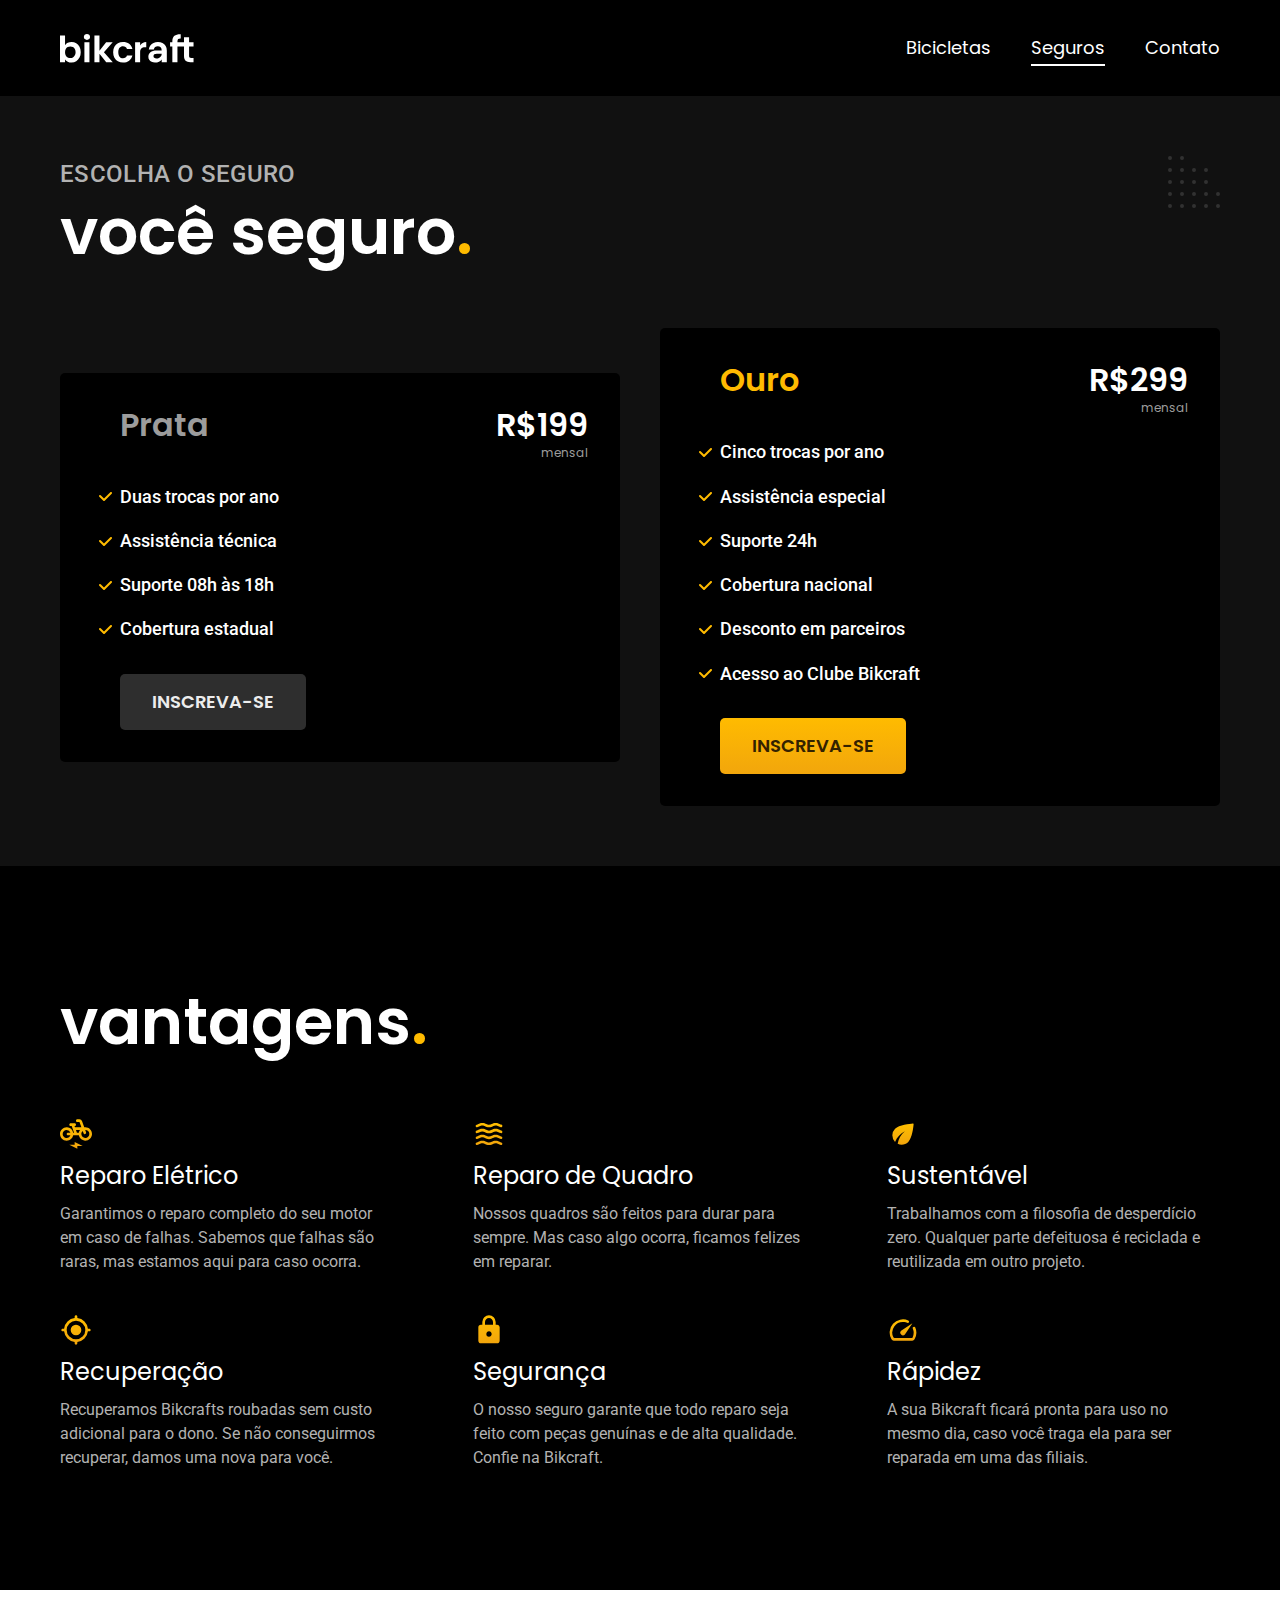
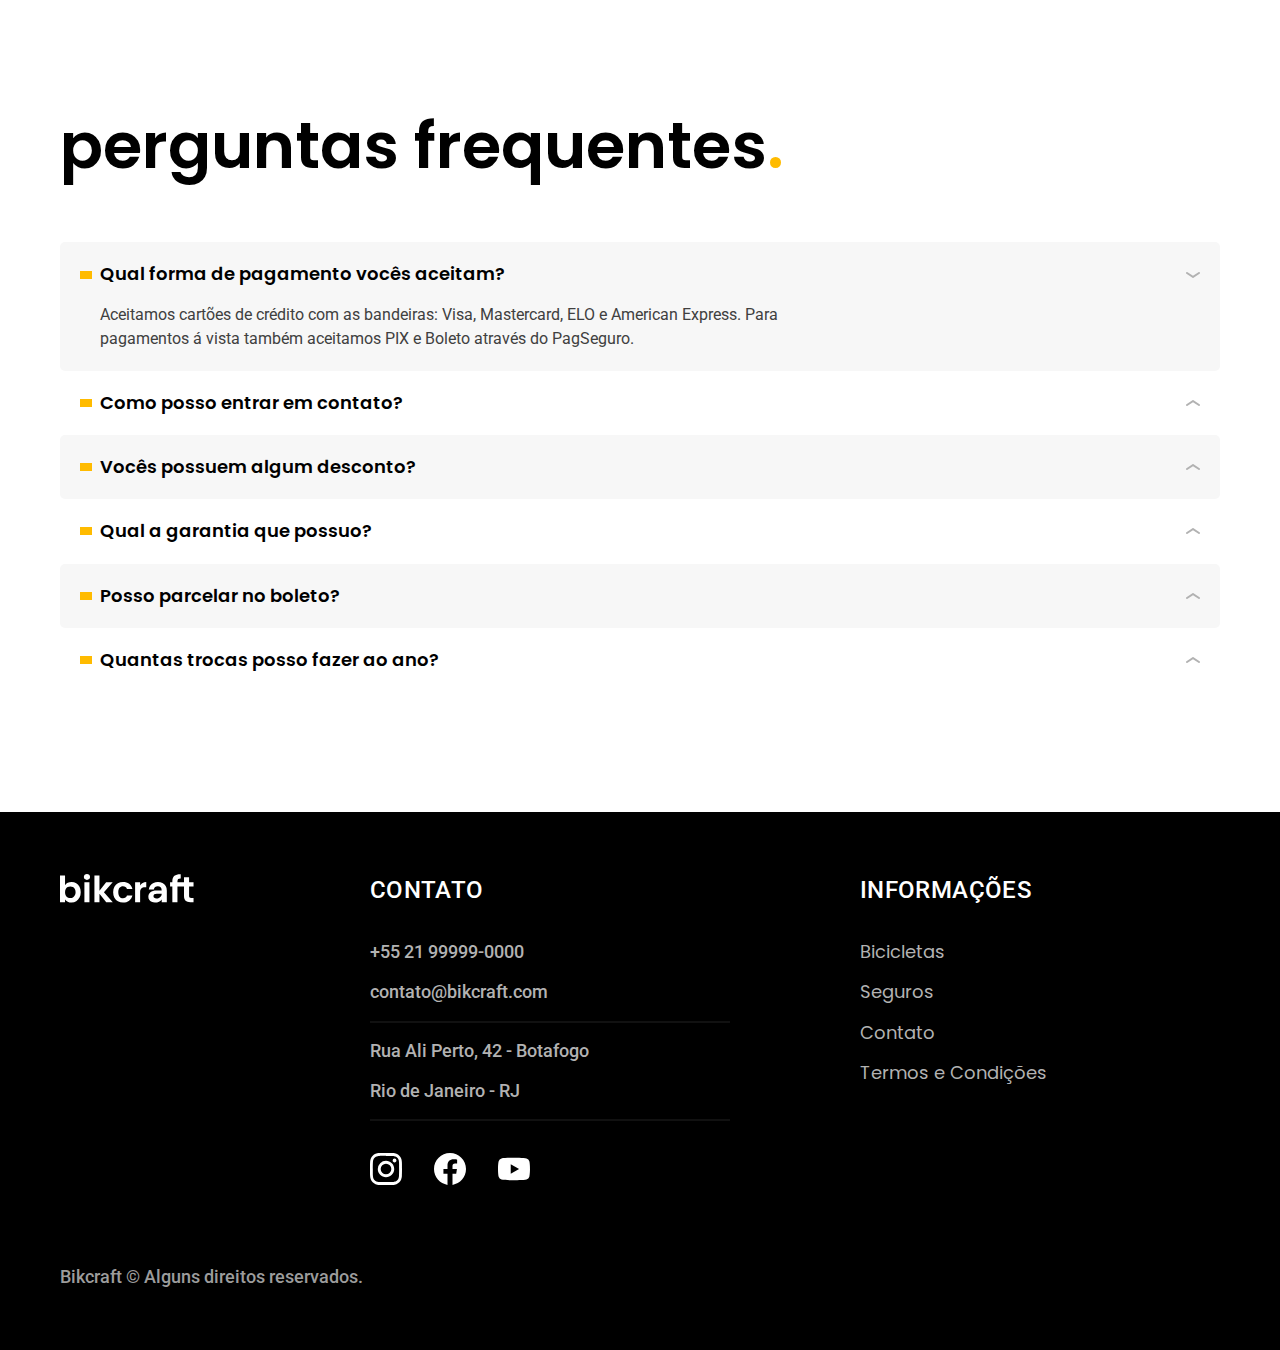
<file: bikcraft/seguros.html>
<!DOCTYPE html>
<html lang="pt-br">

<head>
  <meta charset="UTF-8">
  <meta http-equiv="X-UA-Compatible" content="IE=edge">
  <meta name="viewport" content="width=device-width, initial-scale=1.0">

  <title>Seguros | Bikcraft</title>
  <meta name="description" content="Você seguro.">

  <link rel="icon" href="./favicon.svg" type="image/svg+xml">

  <link rel="preload" href="./css/style.min.css" as="style">
  <link rel="stylesheet" href="./css/style.min.css">

  <link rel="preconnect" href="https://fonts.googleapis.com">
  <link rel="preconnect" href="https://fonts.gstatic.com" crossorigin>
  <link
    href="https://fonts.googleapis.com/css2?family=Merriweather:ital,wght@1,900&family=Poppins:wght@400;600&family=Roboto:wght@400;500&display=swap"
    rel="stylesheet">

  <script>
    document.documentElement.classList.add('js')
  </script>
</head>

<body id="seguros">
  <header class="header-bg" id="header-fixo">
    <div class="container header">
      <a href="./"><img src="img/bikcraft.svg" width="136" height="32" alt="Bikcraft"></a>

      <nav aria-label="primaria" id="nav">
        <button aria-label="Abrir Menu" id="header-mobile" aria-haspopup="true" aria-controls="header-menu"
          aria-expanded="false"><span id="hamburguer"></span>
        </button>
        <ul id="header-menu" class="font-1-m cor-0">
          <li><a href="./bicicletas.html">Bicicletas</a></li>
          <li><a href="./seguros.html">Seguros</a></li>
          <li><a href="./contato.html">Contato</a></li>
        </ul>
      </nav>
    </div>
  </header>

  <main class="seguros-bg">
    <div class="titulo-bg">
      <div class="titulo container">
        <p class="font-2-l-b cor-5">Escolha o seguro</p>
        <h1 class="font-1-xxl cor-0">você seguro<span class="cor-p1">.</span></h1>
      </div>
    </div>

    <div class="container seguros">
      <div class="seguros-item">
        <h3 class="font-1-xl cor-6">Prata</h3>
        <span class="font-1-xl cor-0">R$199 <span class="font-1-xs cor-6">mensal</span></span>
        <ul class="font-2-m cor-0">
          <li>Duas trocas por ano</li>
          <li>Assistência técnica</li>
          <li>Suporte 08h às 18h</li>
          <li>Cobertura estadual</li>
        </ul>
        <a class="botao secundario" href="./orcamento.html?tipo=seguro&produto=prata">Inscreva-se</a>
      </div>
      <div class="seguros-item">
        <h3 class="font-1-xl cor-p1">Ouro</h3>
        <span class="font-1-xl cor-0">R$299 <span class="font-1-xs cor-6">mensal</span></span>
        <ul class="font-2-m cor-0">
          <li>Cinco trocas por ano</li>
          <li>Assistência especial</li>
          <li>Suporte 24h</li>
          <li>Cobertura nacional</li>
          <li>Desconto em parceiros</li>
          <li>Acesso ao Clube Bikcraft</li>
        </ul>
        <a class="botao" href="./orcamento.html?tipo=seguro&produto=ouro">Inscreva-se</a>
      </div>
    </div>
  </main>

  <article class="vantagens-bg">
    <div class="vantagens container">
      <h2 class="font-1-xxl cor-0">vantagens<span class="cor-p1">.</span></h2>
      <ul>
        <li>
          <img src="img/icones/eletrica.svg" width="32" height="32" alt="">
          <h3 class="font-1-l cor-0">Reparo Elétrico</h3>
          <p class="font-2-s cor-5">Garantimos o reparo completo do seu motor em caso de falhas. Sabemos que falhas são
            raras, mas estamos aqui para caso ocorra.</p>
        </li>
        <li>
          <img src="img/icones/carbono.svg" width="32" height="32" alt="">
          <h3 class="font-1-l cor-0">Reparo de Quadro</h3>
          <p class="font-2-s cor-5">Nossos quadros são feitos para durar para sempre. Mas caso algo ocorra, ficamos
            felizes em reparar.</p>
        </li>
        <li>
          <img src="img/icones/sustentavel.svg" width="32" height="32" alt="">
          <h3 class="font-1-l cor-0">Sustentável</h3>
          <p class="font-2-s cor-5">Trabalhamos com a filosofia de desperdício zero. Qualquer parte defeituosa é
            reciclada e reutilizada em outro projeto.</p>
        </li>
        <li>
          <img src="img/icones/rastreador.svg" width="32" height="32" alt="">
          <h3 class="font-1-l cor-0">Recuperação</h3>
          <p class="font-2-s cor-5">Recuperamos Bikcrafts roubadas sem custo adicional para o dono. Se não conseguirmos
            recuperar, damos uma nova para você.</p>
        </li>
        <li>
          <img src="img/icones/seguro.svg" width="32" height="32" alt="">
          <h3 class="font-1-l cor-0">Segurança</h3>
          <p class="font-2-s cor-5">O nosso seguro garante que todo reparo seja feito com peças genuínas e de alta
            qualidade. Confie na Bikcraft.</p>
        </li>
        <li>
          <img src="img/icones/velocidade.svg" width="32" height="32" alt="">
          <h3 class="font-1-l cor-0">Rápidez</h3>
          <p class="font-2-s cor-5">A sua Bikcraft ficará pronta para uso no mesmo dia, caso você traga ela para ser
            reparada em uma das filiais.</p>
        </li>
      </ul>
    </div>
  </article>

  <article class="perguntas container">
    <h2 class="font-1-xxl">perguntas frequentes<span class="cor-p1">.</span></h2>

    <dl>
      <div>
        <dt><button class="font-1-m-b cor-12" aria-controls="pergunta1" aria-expanded="true">Qual forma de pagamento
            vocês aceitam?</button></dt>
        <dd id="pergunta1" class="font-2-s cor-9 ativa">Aceitamos cartões de crédito com as bandeiras: Visa, Mastercard,
          ELO e American
          Express. Para pagamentos á vista também aceitamos PIX e Boleto através do PagSeguro.</dd>
      </div>
      <div>
        <dt><button class="font-1-m-b cor-12" aria-controls="pergunta2" aria-expanded="false">Como posso entrar em
            contato?</button></dt>
        <dd id="pergunta2" class="font-2-s cor-9">Aceitamos cartões de crédito com as bandeiras: Visa, Mastercard, ELO e
          American
          Express. Para pagamentos á vista também aceitamos PIX e Boleto através do PagSeguro.</dd>
      </div>
      <div>
        <dt><button class="font-1-m-b cor-12" aria-controls="pergunta3" aria-expanded="false">Vocês possuem algum
            desconto?</button></dt>
        <dd id="pergunta3" class="font-2-s cor-9">Aceitamos cartões de crédito com as bandeiras: Visa, Mastercard, ELO e
          American
          Express. Para pagamentos á vista também aceitamos PIX e Boleto através do PagSeguro.</dd>
      </div>
      <div>
        <dt><button class="font-1-m-b cor-12" aria-controls="pergunta4" aria-expanded="false">Qual a garantia que
            possuo?</button></dt>
        <dd id="pergunta4" class="font-2-s cor-9">Aceitamos cartões de crédito com as bandeiras: Visa, Mastercard, ELO e
          American
          Express. Para pagamentos á vista também aceitamos PIX e Boleto através do PagSeguro.</dd>
      </div>
      <div>
        <dt><button class="font-1-m-b cor-12" aria-controls="pergunta5" aria-expanded="false">Posso parcelar no
            boleto?</button></dt>
        <dd id="pergunta5" class="font-2-s cor-9">Aceitamos cartões de crédito com as bandeiras: Visa, Mastercard, ELO e
          American
          Express. Para pagamentos á vista também aceitamos PIX e Boleto através do PagSeguro.</dd>
      </div>
      <div>
        <dt><button class="font-1-m-b cor-12" aria-controls="pergunta6" aria-expanded="false">Quantas trocas posso fazer
            ao ano?</button></dt>
        <dd id="pergunta6" class="font-2-s cor-9">Aceitamos cartões de crédito com as bandeiras: Visa, Mastercard, ELO e
          American
          Express. Para pagamentos á vista também aceitamos PIX e Boleto através do PagSeguro.</dd>
      </div>
    </dl>
  </article>

  <footer class="footer-bg">
    <div class="container footer">
      <img src="img/bikcraft.svg" width="136" height="32" alt="Bikcraft">
      <div class="footer-contato">
        <h3 class="font-2-l-b cor-0">Contato</h3>
        <ul class="font-2-m cor-5">
          <li><a href="tel:+5521999990000">+55 21 99999-0000</a></li>
          <li><a href="mailto:contato@bikcraft.com">contato@bikcraft.com</a></li>
          <li>Rua Ali Perto, 42 - Botafogo</li>
          <li>Rio de Janeiro - RJ</li>
        </ul>
        <div class="footer-redes">
          <a href="./"><img src="img/redes/instagram.svg" width="32" height="32" alt="Instagram"></a>
          <a href="./"><img src="img/redes/facebook.svg" width="32" height="32" alt="Facebook"></a>
          <a href="./"><img src="img/redes/youtube.svg" width="32" height="32" alt="youtube"></a>
        </div>
      </div>
      <div class="footer-informacoes">
        <h3 class="font-2-l-b cor-0">Informações</h3>
        <nav>
          <ul class="font-1-m cor-5">
            <li><a href="./bicicletas.html">Bicicletas</a></li>
            <li><a href="./seguros.html">Seguros</a></li>
            <li><a href="./contato.html">Contato</a></li>
            <li><a href="./termos.html">Termos e Condições</a></li>
          </ul>
        </nav>
      </div>
      <p class="footer-copy font-2-m cor-6">Bikcraft © Alguns direitos reservados.</p>
    </div>
  </footer>

  <script src="script/script.js"></script>
</body>

</html>
</file>
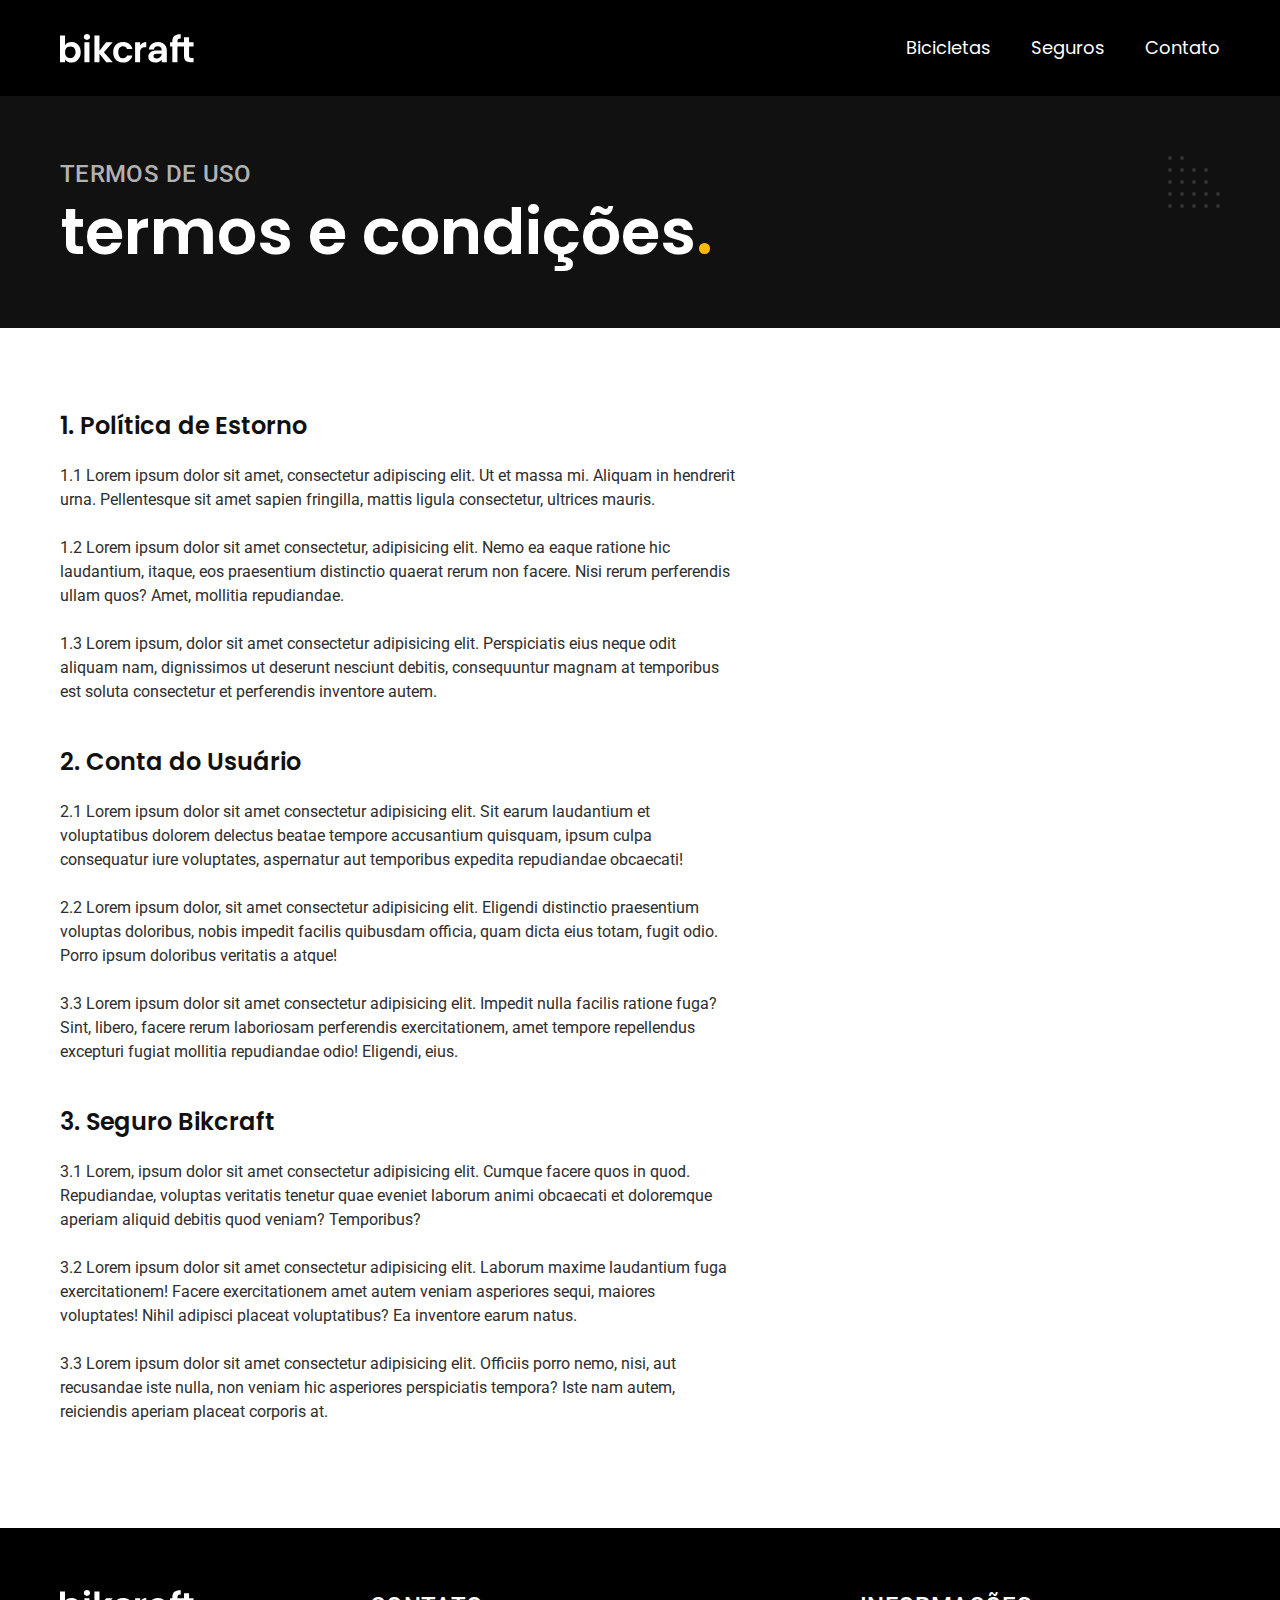
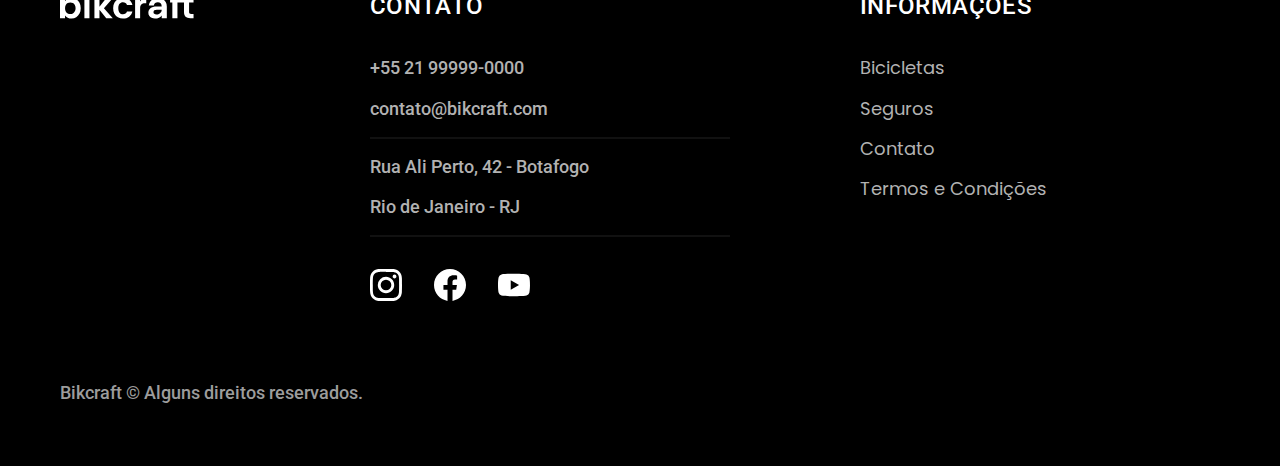
<file: bikcraft/termos.html>
<!DOCTYPE html>
<html lang="pt-br">

<head>
  <meta charset="UTF-8">
  <meta http-equiv="X-UA-Compatible" content="IE=edge">
  <meta name="viewport" content="width=device-width, initial-scale=1.0">

  <title>Termos e Condições | Bikcraft</title>
  <meta name="description" content="Termos e Condições.">

  <link rel="icon" href="./favicon.svg" type="image/svg+xml">

  <link rel="preload" href="./css/style.min.css" as="style">
  <link rel="stylesheet" href="./css/style.min.css">

  <link rel="preconnect" href="https://fonts.googleapis.com">
  <link rel="preconnect" href="https://fonts.gstatic.com" crossorigin>
  <link
    href="https://fonts.googleapis.com/css2?family=Merriweather:ital,wght@1,900&family=Poppins:wght@400;600&family=Roboto:wght@400;500&display=swap"
    rel="stylesheet">

  <script>
    document.documentElement.classList.add('js')
  </script>
</head>

<body id="termos">
  <header class="header-bg" id="header-fixo">
    <div class="container header">
      <a href="./"><img src="img/bikcraft.svg" width="136" height="32" alt="Bikcraft"></a>

      <nav aria-label="primaria" id="nav">
        <button aria-label="Abrir Menu" id="header-mobile" aria-haspopup="true" aria-controls="header-menu"
          aria-expanded="false"><span id="hamburguer"></span>
        </button>
        <ul id="header-menu" class="font-1-m cor-0">
          <li><a href="./bicicletas.html">Bicicletas</a></li>
          <li><a href="./seguros.html">Seguros</a></li>
          <li><a href="./contato.html">Contato</a></li>
        </ul>
      </nav>
    </div>
  </header>

  <main>
    <div class="titulo-bg">
      <div class="titulo container">
        <p class="font-2-l-b cor-5">Termos de uso</p>
        <h1 class="font-1-xxl cor-0">termos e condições<span class="cor-p1">.</span></h1>
      </div>
    </div>

    <div class="termos font-2-s cor-10 container">
      <h2 class="font-1-l cor-11">1. Política de Estorno</h2>
      <p>1.1 Lorem ipsum dolor sit amet, consectetur adipiscing elit. Ut et massa mi. Aliquam in hendrerit urna.
        Pellentesque sit amet sapien fringilla, mattis ligula consectetur, ultrices mauris.</p>
      <p>1.2 Lorem ipsum dolor sit amet consectetur, adipisicing elit. Nemo ea eaque ratione hic laudantium, itaque, eos
        praesentium distinctio quaerat rerum non facere. Nisi rerum perferendis ullam quos? Amet, mollitia repudiandae.
      </p>
      <p>1.3 Lorem ipsum, dolor sit amet consectetur adipisicing elit. Perspiciatis eius neque odit aliquam nam,
        dignissimos ut deserunt nesciunt debitis, consequuntur magnam at temporibus est soluta consectetur et
        perferendis inventore autem.</p>
      <h2 class="font-1-l cor-11">2. Conta do Usuário</h2>
      <p>2.1 Lorem ipsum dolor sit amet consectetur adipisicing elit. Sit earum laudantium et voluptatibus dolorem
        delectus beatae tempore accusantium quisquam, ipsum culpa consequatur iure voluptates, aspernatur aut temporibus
        expedita repudiandae obcaecati!</p>
      <p>2.2 Lorem ipsum dolor, sit amet consectetur adipisicing elit. Eligendi distinctio praesentium voluptas
        doloribus, nobis impedit facilis quibusdam officia, quam dicta eius totam, fugit odio. Porro ipsum doloribus
        veritatis a atque!</p>
      <p>3.3 Lorem ipsum dolor sit amet consectetur adipisicing elit. Impedit nulla facilis ratione fuga? Sint, libero,
        facere rerum laboriosam perferendis exercitationem, amet tempore repellendus excepturi fugiat mollitia
        repudiandae odio! Eligendi, eius.</p>
      <h2 class="font-1-l cor-11">3. Seguro Bikcraft</h2>
      <p>3.1 Lorem, ipsum dolor sit amet consectetur adipisicing elit. Cumque facere quos in quod. Repudiandae, voluptas
        veritatis tenetur quae eveniet laborum animi obcaecati et doloremque aperiam aliquid debitis quod veniam?
        Temporibus?</p>
      <p>3.2 Lorem ipsum dolor sit amet consectetur adipisicing elit. Laborum maxime laudantium fuga exercitationem!
        Facere exercitationem amet autem veniam asperiores sequi, maiores voluptates! Nihil adipisci placeat
        voluptatibus? Ea inventore earum natus.</p>
      <p>3.3 Lorem ipsum dolor sit amet consectetur adipisicing elit. Officiis porro nemo, nisi, aut recusandae iste
        nulla, non veniam hic asperiores perspiciatis tempora? Iste nam autem, reiciendis aperiam placeat corporis at.
      </p>
    </div>
  </main>

  <footer class="footer-bg">
    <div class="container footer">
      <img src="img/bikcraft.svg" width="136" height="32" alt="Bikcraft">
      <div class="footer-contato">
        <h3 class="font-2-l-b cor-0">Contato</h3>
        <ul class="font-2-m cor-5">
          <li><a href="tel:+5521999990000">+55 21 99999-0000</a></li>
          <li><a href="mailto:contato@bikcraft.com">contato@bikcraft.com</a></li>
          <li>Rua Ali Perto, 42 - Botafogo</li>
          <li>Rio de Janeiro - RJ</li>
        </ul>
        <div class="footer-redes">
          <a href="./"><img src="img/redes/instagram.svg" width="32" height="32" alt="Instagram"></a>
          <a href="./"><img src="img/redes/facebook.svg" width="32" height="32" alt="Facebook"></a>
          <a href="./"><img src="img/redes/youtube.svg" width="32" height="32" alt="youtube"></a>
        </div>
      </div>
      <div class="footer-informacoes">
        <h3 class="font-2-l-b cor-0">Informações</h3>
        <nav>
          <ul class="font-1-m cor-5">
            <li><a href="./bicicletas.html">Bicicletas</a></li>
            <li><a href="./seguros.html">Seguros</a></li>
            <li><a href="./contato.html">Contato</a></li>
            <li><a href="./termos.html">Termos e Condições</a></li>
          </ul>
        </nav>
      </div>
      <p class="footer-copy font-2-m cor-6">Bikcraft © Alguns direitos reservados.</p>
    </div>
  </footer>

  <script src="script/script.js"></script>
</body>

</html>
</file>
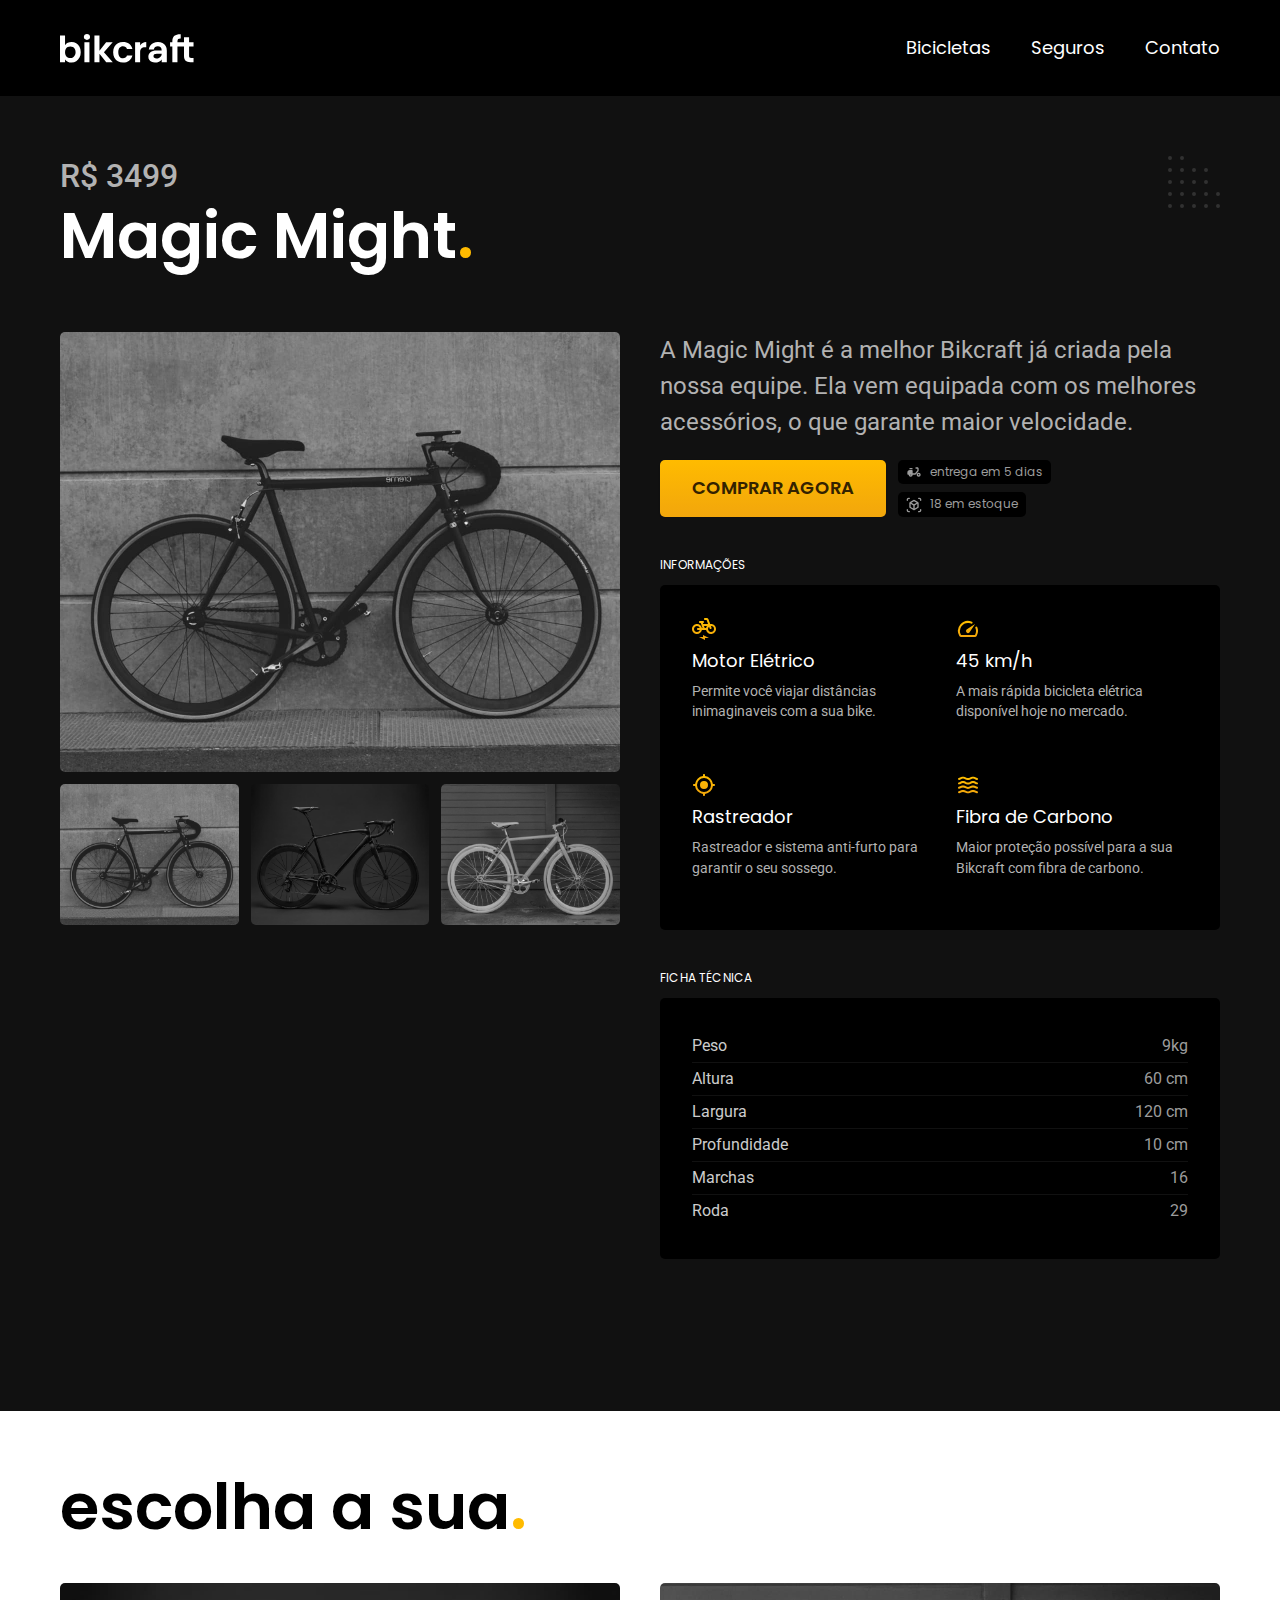
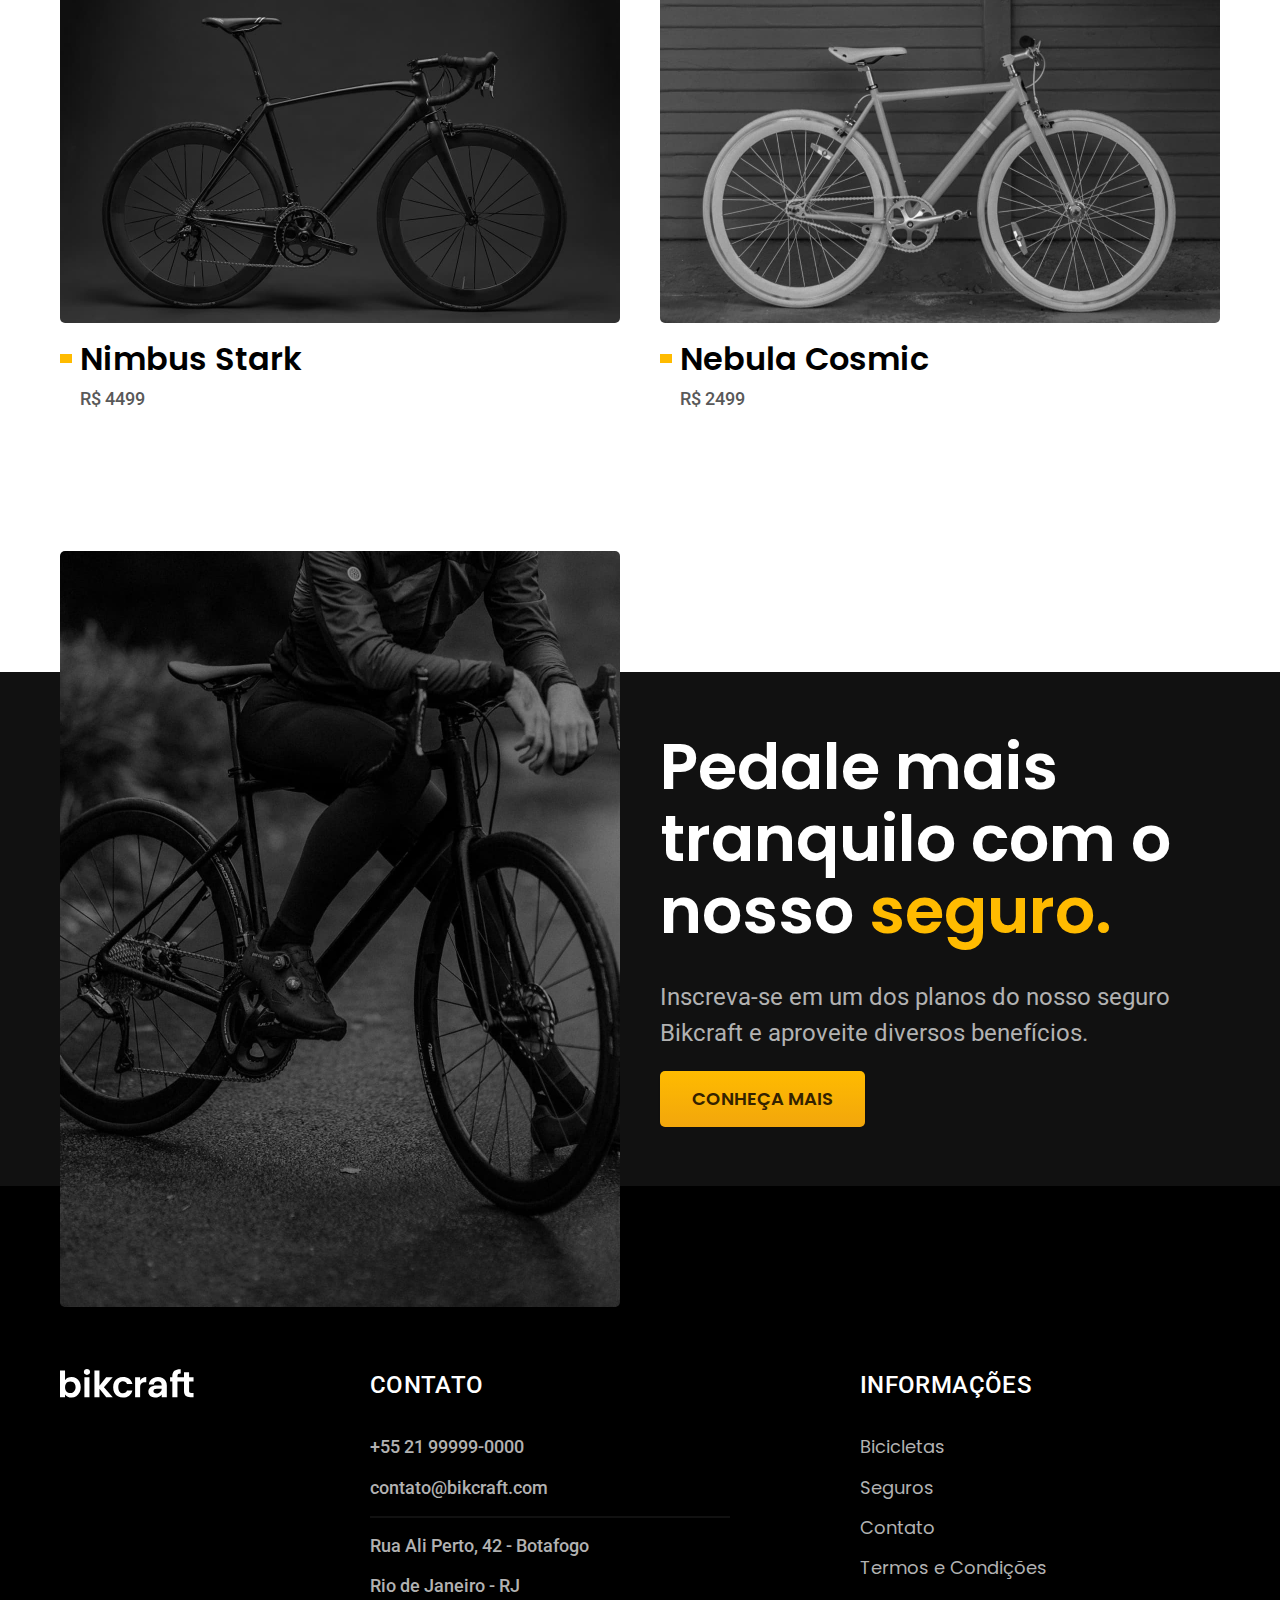
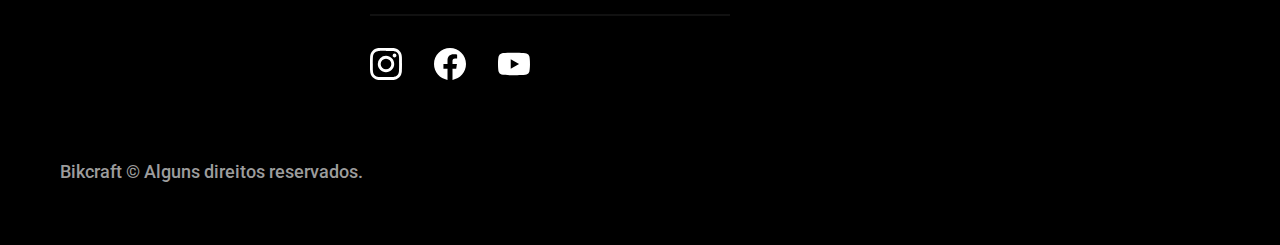
<file: bikcraft/bicicletas/magic.html>
<!DOCTYPE html>
<html lang="pt-br">

<head>
  <meta charset="UTF-8">
  <meta http-equiv="X-UA-Compatible" content="IE=edge">
  <meta name="viewport" content="width=device-width, initial-scale=1.0">

  <title>Magic | Bikcraft</title>
  <meta name="description"
    content="A Magic Might é a melhor Bikcraft já criada pela nossa equipe. Ela vem equipada com os melhores acessórios, o que garante maior velocidade.">

  <link rel="icon" href="../favicon.svg" type="image/svg+xml">

  <link rel="preload" href="../css/style.min.css" as="style">
  <link rel="stylesheet" href="../css/style.min.css">

  <link rel="preconnect" href="https://fonts.googleapis.com">
  <link rel="preconnect" href="https://fonts.gstatic.com" crossorigin>
  <link
    href="https://fonts.googleapis.com/css2?family=Merriweather:ital,wght@1,900&family=Poppins:wght@400;600&family=Roboto:wght@400;500&display=swap"
    rel="stylesheet">

  <script>
    document.documentElement.classList.add('js')
  </script>
</head>

<body id="bicicleta">
  <header class="header-bg" id="header-fixo">
    <div class="container header">
      <a href="../index.html"><img src="../img/bikcraft.svg" width="136" height="32" alt="Bikcraft"></a>

      <nav aria-label="primaria" id="nav">
        <button aria-label="Abrir Menu" id="header-mobile" aria-haspopup="true" aria-controls="header-menu"
          aria-expanded="false"><span id="hamburguer"></span>
        </button>
        <ul id="header-menu" class="font-1-m cor-0">
          <li><a href="./bicicletas.html">Bicicletas</a></li>
          <li><a href="./seguros.html">Seguros</a></li>
          <li><a href="./contato.html">Contato</a></li>
        </ul>
      </nav>
    </div>
  </header>

  <main class="titulo-bg">
    <div class="titulo container">
      <p class="font-2-xl cor-5">R$ 3499</p>
      <h1 class="font-1-xxl cor-0">Magic Might<span class="cor-p1">.</span></h1>
    </div>

    <div class="bicicleta container">
      <div class="bicicleta-imagens">
        <img class="bicicleta-principal" src="../img/bicicleta/nimbus2.jpg" width="1120" height="880" alt="Bicicleta 2">
        </li>
        <ul>
          <li><img src="../img/bicicleta/nimbus2.jpg" width="1120" height="880" alt="Bicicleta 2"></li>
          <li><img src="../img/bicicleta/nimbus1.jpg" width="1120" height="880" alt="Bicicleta 1"></li>
          <li><img src="../img/bicicleta/nimbus3.jpg" width="1120" height="880" alt="Bicicleta 3"></li>
        </ul>
      </div>
      <div class="bicicleta-conteudo">
        <p class="font-2-l cor-5">A Magic Might é a melhor Bikcraft já criada pela nossa equipe. Ela vem equipada com
          os melhores acessórios, o que garante maior velocidade.</p>
        <div class="bicicleta-comprar">
          <a href="../orcamento.html?tipo=bikcraft&produto=magic" class="botao">Comprar Agora</a>
          <span class="font-1-xs cor-6"><img src="../img/icones/entrega.svg" width="16" height="16" alt="">entrega em 5
            dias</span>
          <span class="font-1-xs cor-6"><img src="../img/icones/estoque.svg" width="16" height="16" alt="">18 em
            estoque</span>
        </div>

        <h2 class="font-1-xs cor-0">Informações</h2>
        <ul class="bicicleta-informacoes">
          <li>
            <img src="../img/icones/eletrica.svg" width="32" height="32" alt="">
            <h3 class="font-1-m cor-0">Motor Elétrico</h3>
            <p class="font-2-xs cor-5">Permite você viajar distâncias inimaginaveis com a sua bike.</p>
          </li>
          <li>
            <img src="../img/icones/velocidade.svg" width="32" height="32" alt="">
            <h3 class="font-1-m cor-0">45 km/h</h3>
            <p class="font-2-xs cor-5">A mais rápida bicicleta elétrica disponível hoje no mercado.</p>
          </li>
          <li>
            <img src="../img/icones/rastreador.svg" width="32" height="32" alt="">
            <h3 class="font-1-m cor-0">Rastreador</h3>
            <p class="font-2-xs cor-5">Rastreador e sistema anti-furto para garantir o seu sossego.</p>
          </li>
          <li>
            <img src="../img/icones/carbono.svg" width="32" height="32" alt="">
            <h3 class="font-1-m cor-0">Fibra de Carbono</h3>
            <p class="font-2-xs cor-5">Maior proteção possível para a sua Bikcraft com fibra de carbono.</p>
          </li>
        </ul>
        <h2 class="font-1-xs cor-0">Ficha Técnica</h2>
        <ul class="bicicleta-ficha font-2-s cor-4">
          <li>Peso <span>9kg</span></li>
          <li>Altura <span>60 cm</span></li>
          <li>Largura <span>120 cm</span></li>
          <li>Profundidade <span>10 cm</span></li>
          <li>Marchas <span>16</span></li>
          <li>Roda<span>29</span></li>
        </ul>
      </div>

  </main>

  <article class="bicicletas-lista container">
    <h2 class="font-1-xxl">escolha a sua<span class="cor-p1">.</span></h2>

    <ul>
      <li>
        <a href="./nimbus.html">
          <img src="../img/bicicletas/nimbus.jpg" width="1120" height="680" alt="Bicicleta preta">
          <h3 class="font-1-xl">Nimbus Stark</h3>
          <span class="font-2-m cor-8">R$ 4499</span>
        </a>
      </li>
      <li>
        <a href="./nebula.html">
          <img src="../img/bicicletas/nebula.jpg" width="1120" height="680" alt="Bicicleta preta">
          <h3 class="font-1-xl">Nebula Cosmic</h3>
          <span class="font-2-m cor-8">R$ 2499</span>
        </a>
      </li>
    </ul>
  </article>

  <article class="seguro-bg">
    <div class="seguro container">
      <div class="seguro-imagem">
        <img src="../img/fotos/seguros.jpg" width="1360" height="1512" alt="Pessoa parada em cima de uma bicicleta">
      </div>
      <div class="seguro-conteudo">
        <h2 class="font-1-xxl cor-0">Pedale mais tranquilo com o nosso <span class="cor-p1">seguro.</span></h2>
        <p class="font-2-l cor-5">Inscreva-se em um dos planos do nosso seguro Bikcraft e aproveite diversos benefícios.
        </p>
        <a href="../seguros.html" class="botao">Conheça Mais</a>
      </div>
    </div>
  </article>

  <footer class="footer-bg">
    <div class="container footer">
      <img src="../img/bikcraft.svg" width="136" height="32" alt="Bikcraft">
      <div class="footer-contato">
        <h3 class="font-2-l-b cor-0">Contato</h3>
        <ul class="font-2-m cor-5">
          <li><a href="tel:+5521999990000">+55 21 99999-0000</a></li>
          <li><a href="mailto:contato@bikcraft.com">contato@bikcraft.com</a></li>
          <li>Rua Ali Perto, 42 - Botafogo</li>
          <li>Rio de Janeiro - RJ</li>
        </ul>
        <div class="footer-redes">
          <a href="../"><img src="../img/redes/instagram.svg" width="32" height="32" alt="Instagram"></a>
          <a href="../"><img src="../img/redes/facebook.svg" width="32" height="32" alt="Facebook"></a>
          <a href="../"><img src="../img/redes/youtube.svg" width="32" height="32" alt="youtube"></a>
        </div>
      </div>
      <div class="footer-informacoes">
        <h3 class="font-2-l-b cor-0">Informações</h3>
        <nav>
          <ul class="font-1-m cor-5">
            <li><a href="../bicicletas.html">Bicicletas</a></li>
            <li><a href="../seguros.html">Seguros</a></li>
            <li><a href="../contato.html">Contato</a></li>
            <li><a href="../termos.html">Termos e Condições</a></li>
          </ul>
        </nav>
      </div>
      <p class="footer-copy font-2-m cor-6">Bikcraft © Alguns direitos reservados.</p>
    </div>
  </footer>

  <script src="../script/script.js"></script>
</body>

</html>
</file>
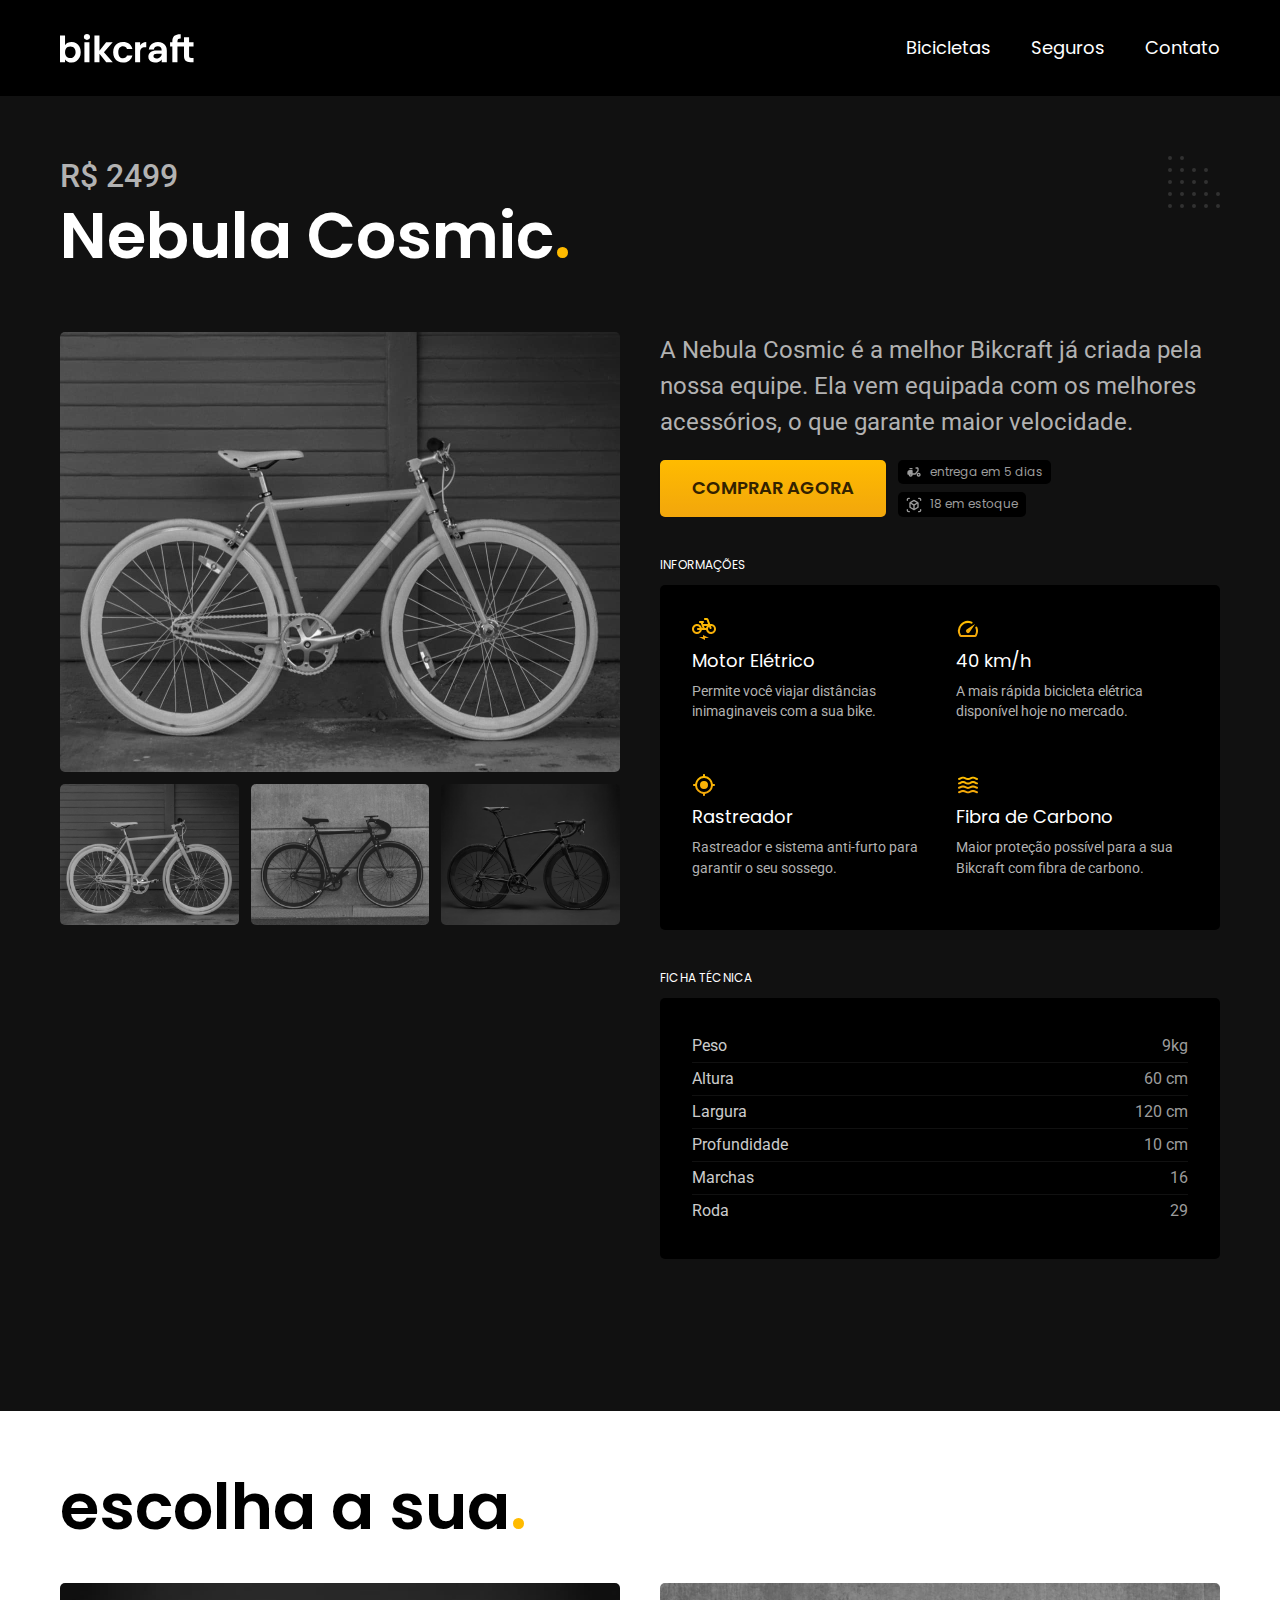
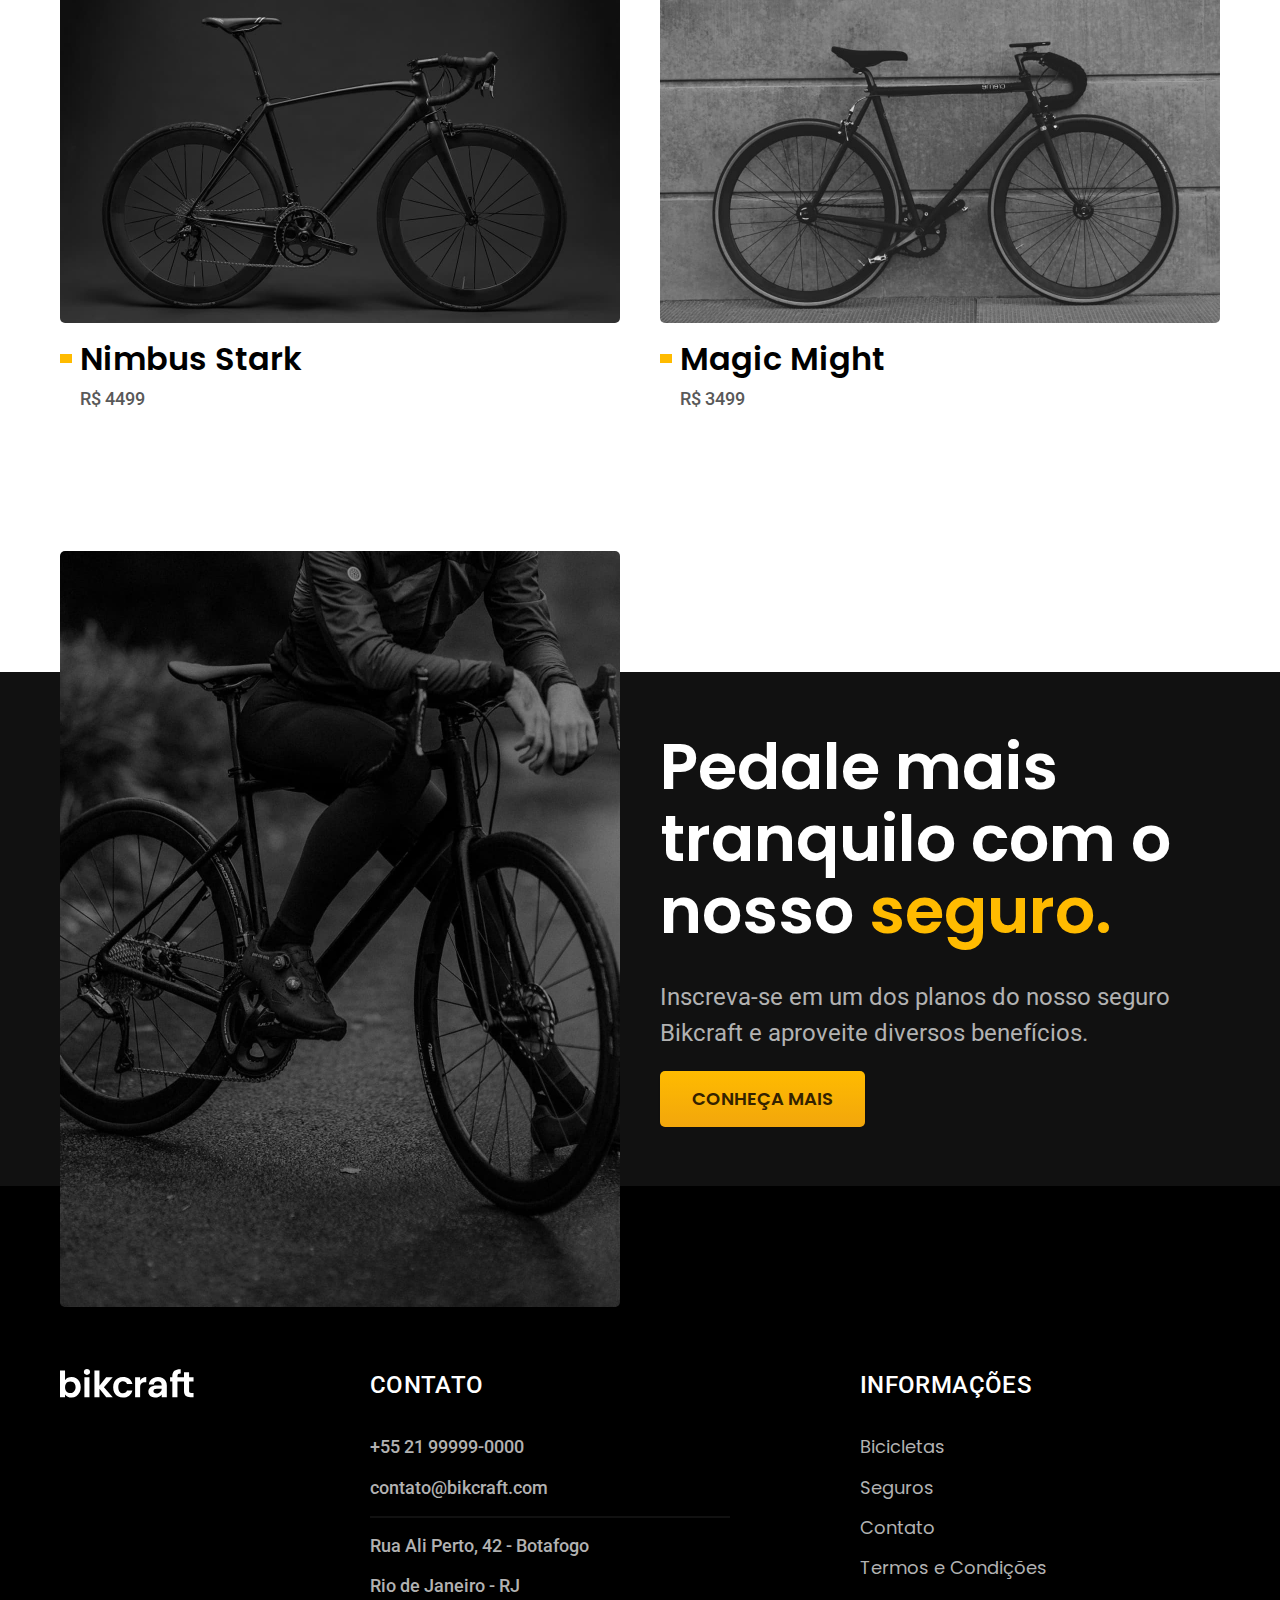
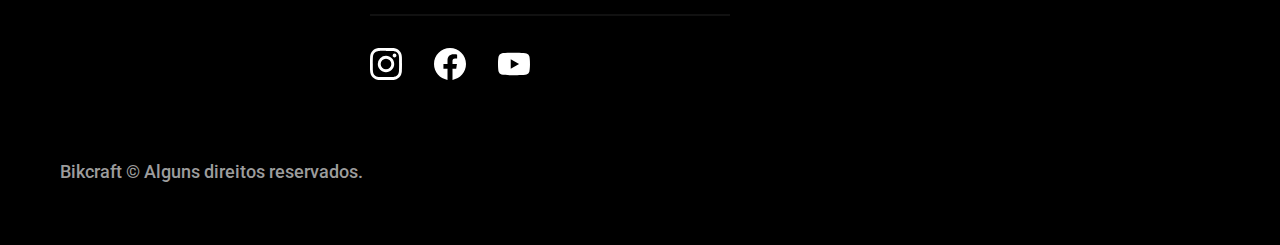
<file: bikcraft/bicicletas/nebula.html>
<!DOCTYPE html>
<html lang="pt-br">

<head>
  <meta charset="UTF-8">
  <meta http-equiv="X-UA-Compatible" content="IE=edge">
  <meta name="viewport" content="width=device-width, initial-scale=1.0">

  <title>Nebula | Bikcraft</title>
  <meta name="description"
    content="A Nebula Cosmic é a melhor Bikcraft já criada pela nossa equipe. Ela vem equipada com os melhores acessórios, o que garante maior velocidade.">

  <link rel="icon" href="../favicon.svg" type="image/svg+xml">

  <link rel="preload" href="../css/style.min.css" as="style">
  <link rel="stylesheet" href="../css/style.min.css">

  <link rel="preconnect" href="https://fonts.googleapis.com">
  <link rel="preconnect" href="https://fonts.gstatic.com" crossorigin>
  <link
    href="https://fonts.googleapis.com/css2?family=Merriweather:ital,wght@1,900&family=Poppins:wght@400;600&family=Roboto:wght@400;500&display=swap"
    rel="stylesheet">

  <script>
    document.documentElement.classList.add('js')
  </script>
</head>

<body id="bicicleta">
  <header class="header-bg" id="header-fixo">
    <div class="container header">
      <a href="../index.html"><img src="../img/bikcraft.svg" width="136" height="32" alt="Bikcraft"></a>

      <nav aria-label="primaria" id="nav">
        <button aria-label="Abrir Menu" id="header-mobile" aria-haspopup="true" aria-controls="header-menu"
          aria-expanded="false"><span id="hamburguer"></span>
        </button>
        <ul id="header-menu" class="font-1-m cor-0">
          <li><a href="./bicicletas.html">Bicicletas</a></li>
          <li><a href="./seguros.html">Seguros</a></li>
          <li><a href="./contato.html">Contato</a></li>
        </ul>
      </nav>
    </div>
  </header>

  <main class="titulo-bg">
    <div class="titulo container">
      <p class="font-2-xl cor-5">R$ 2499</p>
      <h1 class="font-1-xxl cor-0">Nebula Cosmic<span class="cor-p1">.</span></h1>
    </div>

    <div class="bicicleta container">
      <div class="bicicleta-imagens">
        <img class="bicicleta-principal" src="../img/bicicleta/nimbus3.jpg" width="1120" height="880" alt="Bicicleta 3">
        </li>
        <ul>
          <li><img src="../img/bicicleta/nimbus3.jpg" width="1120" height="880" alt="Bicicleta 3"></li>
          <li><img src="../img/bicicleta/nimbus2.jpg" width="1120" height="880" alt="Bicicleta 2"></li>
          <li><img src="../img/bicicleta/nimbus1.jpg" width="1120" height="880" alt="Bicicleta 1"></li>
        </ul>
      </div>
      <div class="bicicleta-conteudo">
        <p class="font-2-l cor-5">A Nebula Cosmic é a melhor Bikcraft já criada pela nossa equipe. Ela vem equipada com
          os melhores acessórios, o que garante maior velocidade.</p>
        <div class="bicicleta-comprar">
          <a href="../orcamento.html?tipo=bikcraft&produto=nebula" class="botao">Comprar Agora</a>
          <span class="font-1-xs cor-6"><img src="../img/icones/entrega.svg" width="16" height="16" alt="">entrega em 5
            dias</span>
          <span class="font-1-xs cor-6"><img src="../img/icones/estoque.svg" width="16" height="16" alt="">18 em
            estoque</span>
        </div>

        <h2 class="font-1-xs cor-0">Informações</h2>
        <ul class="bicicleta-informacoes">
          <li>
            <img src="../img/icones/eletrica.svg" width="32" height="32" alt="">
            <h3 class="font-1-m cor-0">Motor Elétrico</h3>
            <p class="font-2-xs cor-5">Permite você viajar distâncias inimaginaveis com a sua bike.</p>
          </li>
          <li>
            <img src="../img/icones/velocidade.svg" width="32" height="32" alt="">
            <h3 class="font-1-m cor-0">40 km/h</h3>
            <p class="font-2-xs cor-5">A mais rápida bicicleta elétrica disponível hoje no mercado.</p>
          </li>
          <li>
            <img src="../img/icones/rastreador.svg" width="32" height="32" alt="">
            <h3 class="font-1-m cor-0">Rastreador</h3>
            <p class="font-2-xs cor-5">Rastreador e sistema anti-furto para garantir o seu sossego.</p>
          </li>
          <li>
            <img src="../img/icones/carbono.svg" width="32" height="32" alt="">
            <h3 class="font-1-m cor-0">Fibra de Carbono</h3>
            <p class="font-2-xs cor-5">Maior proteção possível para a sua Bikcraft com fibra de carbono.</p>
          </li>
        </ul>
        <h2 class="font-1-xs cor-0">Ficha Técnica</h2>
        <ul class="bicicleta-ficha font-2-s cor-4">
          <li>Peso <span>9kg</span></li>
          <li>Altura <span>60 cm</span></li>
          <li>Largura <span>120 cm</span></li>
          <li>Profundidade <span>10 cm</span></li>
          <li>Marchas <span>16</span></li>
          <li>Roda<span>29</span></li>
        </ul>
      </div>

  </main>

  <article class="bicicletas-lista container">
    <h2 class="font-1-xxl">escolha a sua<span class="cor-p1">.</span></h2>

    <ul>
      <li>
        <a href="./nimbus.html">
          <img src="../img/bicicletas/nimbus.jpg" width="1120" height="680" alt="Bicicleta preta">
          <h3 class="font-1-xl">Nimbus Stark</h3>
          <span class="font-2-m cor-8">R$ 4499</span>
        </a>
      </li>
      <li>
        <a href="./magic.html">
          <img src="../img/bicicletas/magic.jpg" width="1120" height="680" alt="Bicicleta preta">
          <h3 class="font-1-xl">Magic Might</h3>
          <span class="font-2-m cor-8">R$ 3499</span>
        </a>
      </li>
    </ul>
  </article>

  <article class="seguro-bg">
    <div class="seguro container">
      <div class="seguro-imagem">
        <img src="../img/fotos/seguros.jpg" width="1360" height="1512" alt="Pessoa parada em cima de uma bicicleta">
      </div>
      <div class="seguro-conteudo">
        <h2 class="font-1-xxl cor-0">Pedale mais tranquilo com o nosso <span class="cor-p1">seguro.</span></h2>
        <p class="font-2-l cor-5">Inscreva-se em um dos planos do nosso seguro Bikcraft e aproveite diversos benefícios.
        </p>
        <a href="../seguros.html" class="botao">Conheça Mais</a>
      </div>
    </div>
  </article>

  <footer class="footer-bg">
    <div class="container footer">
      <img src="../img/bikcraft.svg" width="136" height="32" alt="Bikcraft">
      <div class="footer-contato">
        <h3 class="font-2-l-b cor-0">Contato</h3>
        <ul class="font-2-m cor-5">
          <li><a href="tel:+5521999990000">+55 21 99999-0000</a></li>
          <li><a href="mailto:contato@bikcraft.com">contato@bikcraft.com</a></li>
          <li>Rua Ali Perto, 42 - Botafogo</li>
          <li>Rio de Janeiro - RJ</li>
        </ul>
        <div class="footer-redes">
          <a href="../"><img src="../img/redes/instagram.svg" width="32" height="32" alt="Instagram"></a>
          <a href="../"><img src="../img/redes/facebook.svg" width="32" height="32" alt="Facebook"></a>
          <a href="../"><img src="../img/redes/youtube.svg" width="32" height="32" alt="youtube"></a>
        </div>
      </div>
      <div class="footer-informacoes">
        <h3 class="font-2-l-b cor-0">Informações</h3>
        <nav>
          <ul class="font-1-m cor-5">
            <li><a href="../bicicletas.html">Bicicletas</a></li>
            <li><a href="../seguros.html">Seguros</a></li>
            <li><a href="../contato.html">Contato</a></li>
            <li><a href="../termos.html">Termos e Condições</a></li>
          </ul>
        </nav>
      </div>
      <p class="footer-copy font-2-m cor-6">Bikcraft © Alguns direitos reservados.</p>
    </div>
  </footer>

  <script src="../script/script.js"></script>
</body>

</html>
</file>
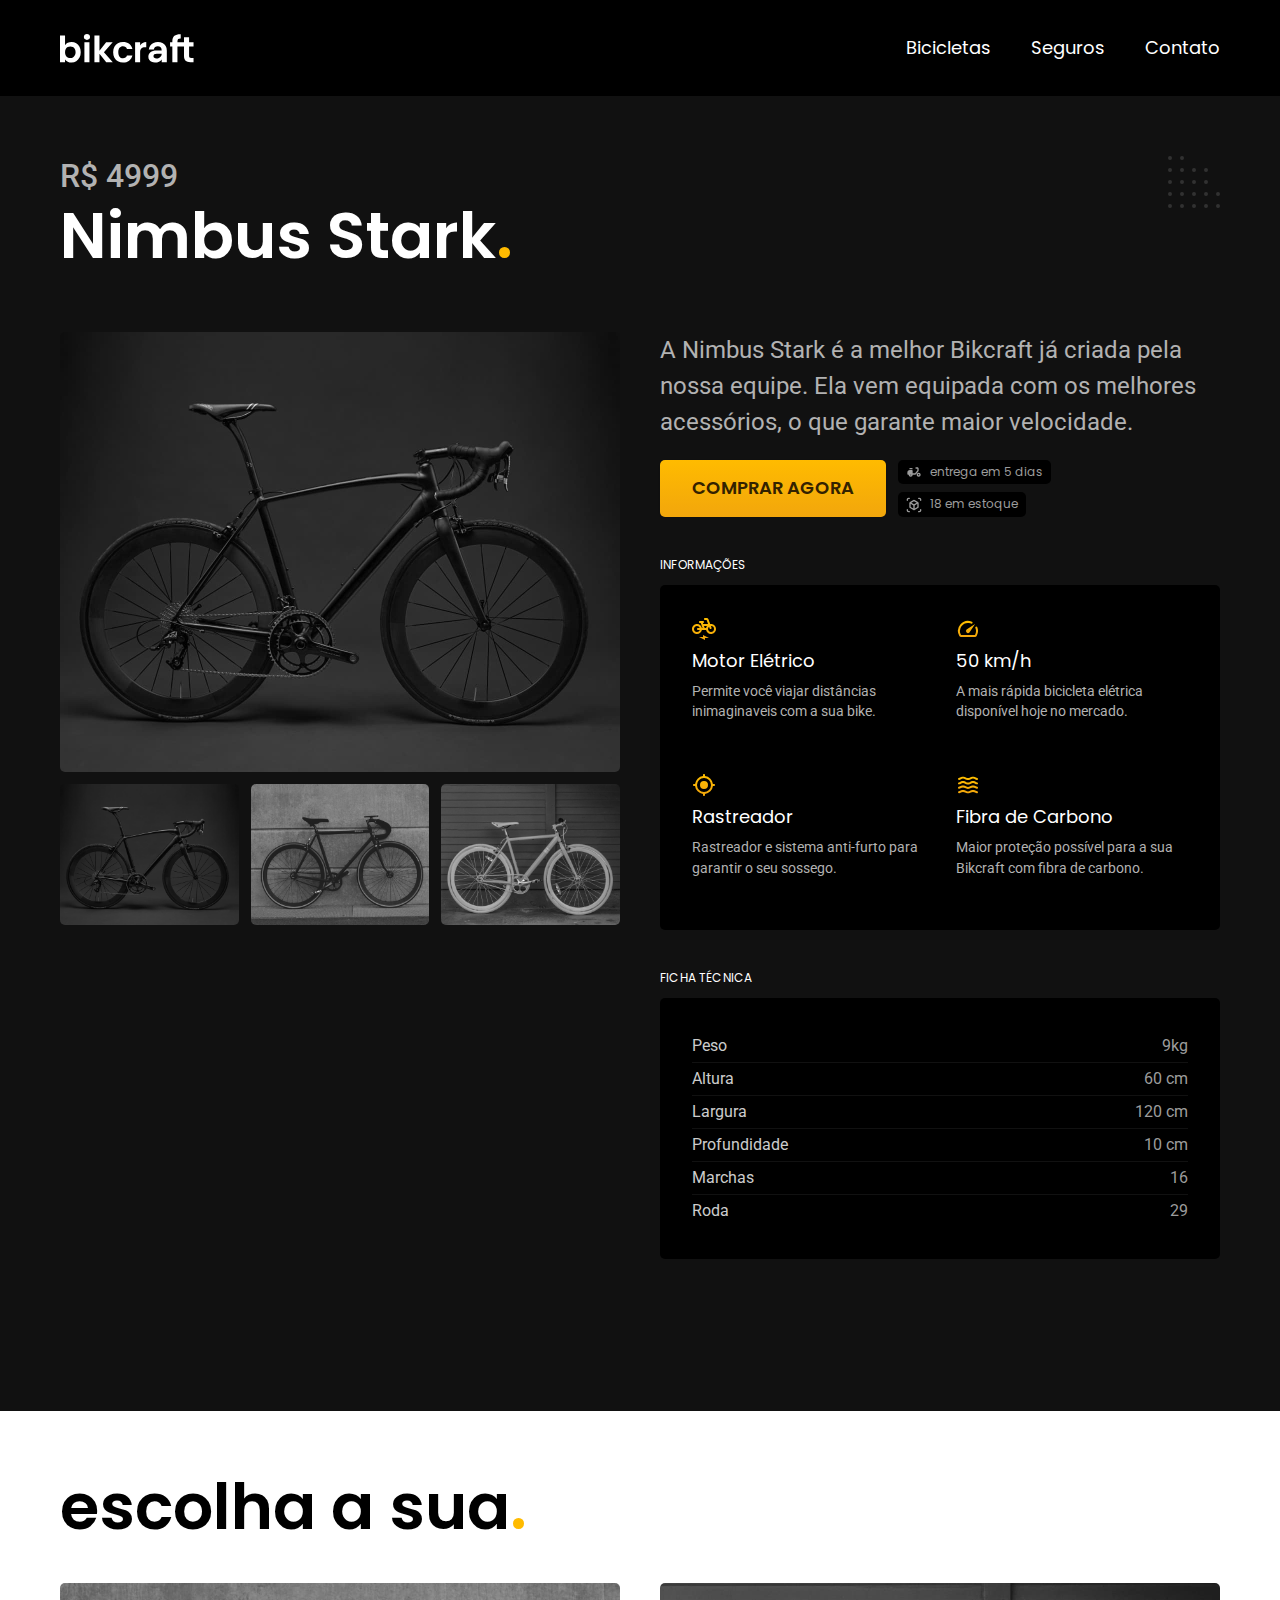
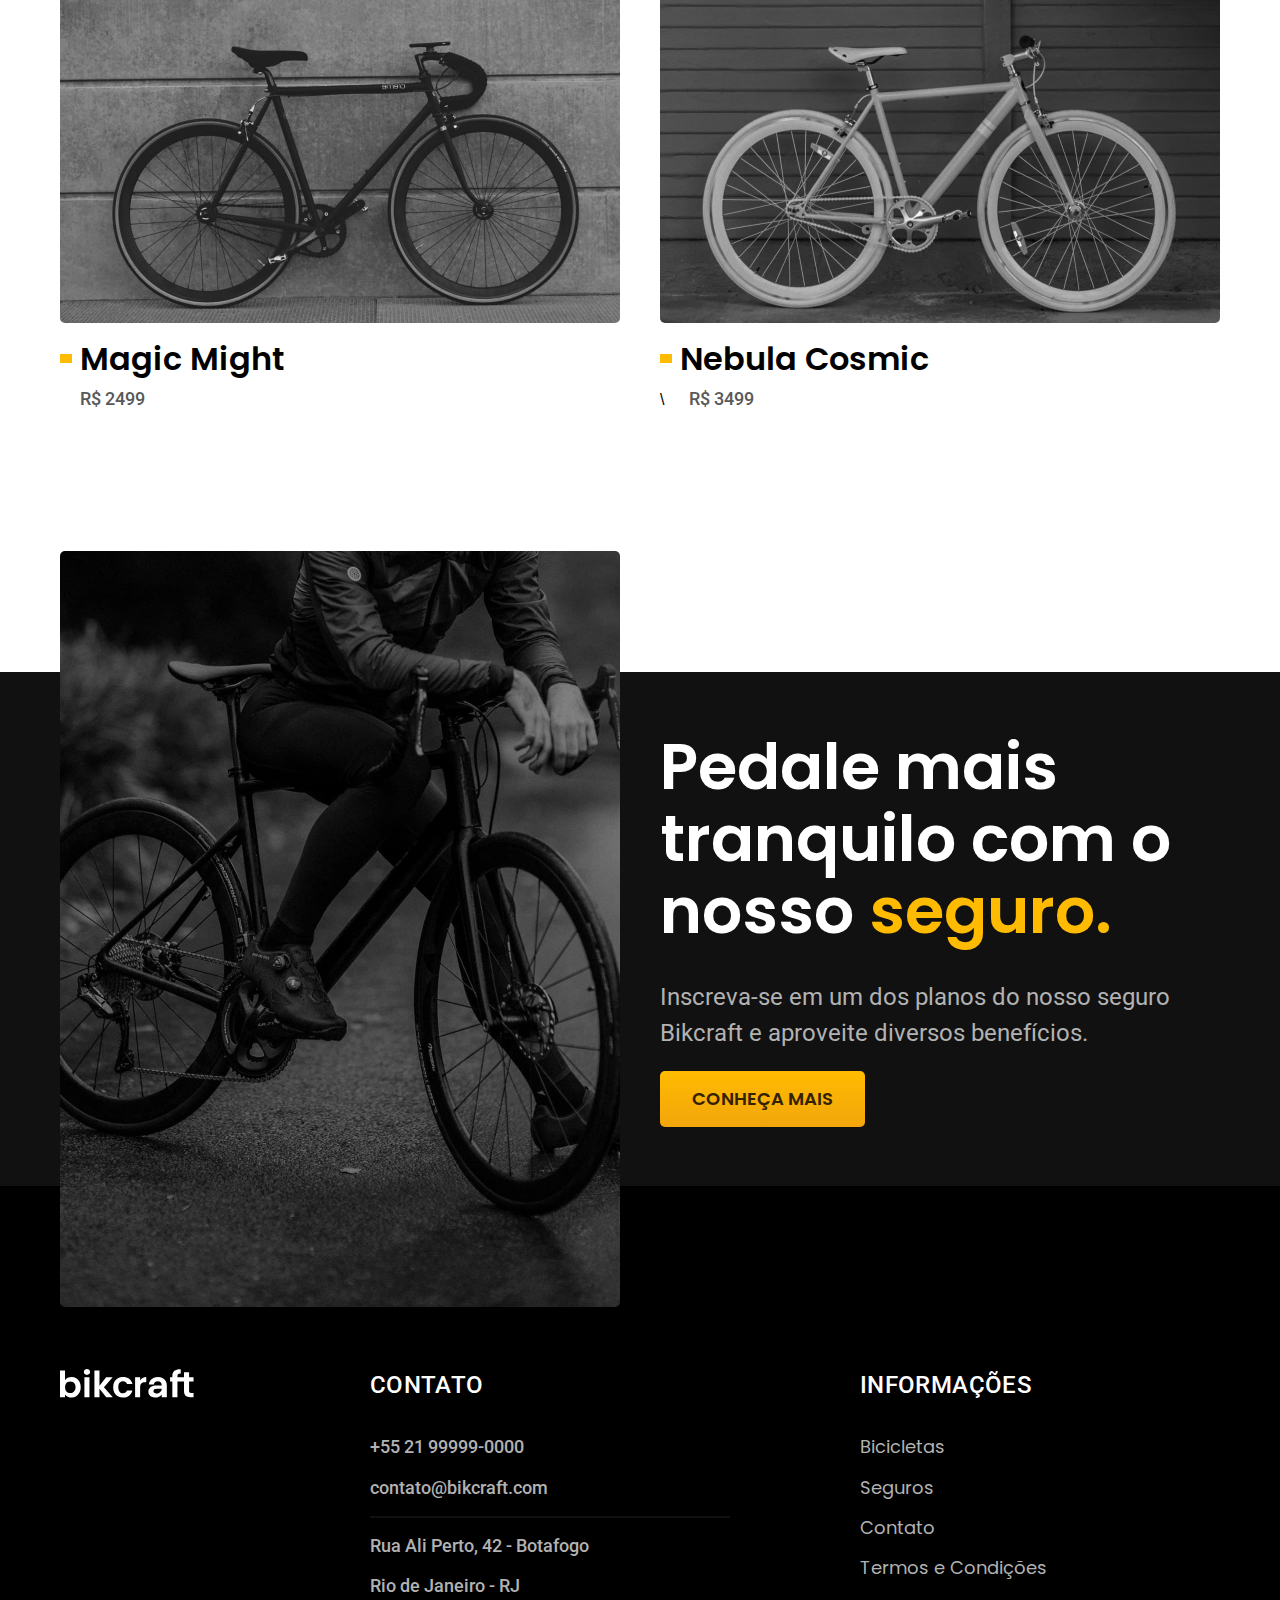
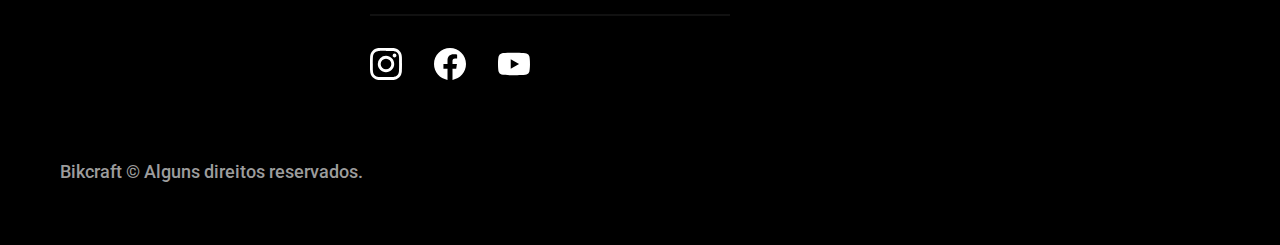
<file: bikcraft/bicicletas/nimbus.html>
<!DOCTYPE html>
<html lang="pt-br">

<head>
  <meta charset="UTF-8">
  <meta http-equiv="X-UA-Compatible" content="IE=edge">
  <meta name="viewport" content="width=device-width, initial-scale=1.0">

  <title>Nimbus | Bikcraft</title>
  <meta name="description"
    content="A Nimbus Stark é a melhor Bikcraft já criada pela nossa equipe. Ela vem equipada com os melhores acessórios, o que garante maior velocidade.">

  <link rel="icon" href="../favicon.svg" type="image/svg+xml">

  <link rel="preload" href="../css/style.min.css" as="style">
  <link rel="stylesheet" href="../css/style.min.css">

  <link rel="preconnect" href="https://fonts.googleapis.com">
  <link rel="preconnect" href="https://fonts.gstatic.com" crossorigin>
  <link
    href="https://fonts.googleapis.com/css2?family=Merriweather:ital,wght@1,900&family=Poppins:wght@400;600&family=Roboto:wght@400;500&display=swap"
    rel="stylesheet">

  <script>
    document.documentElement.classList.add('js')
  </script>
</head>

<body id="bicicleta">
  <header class="header-bg" id="header-fixo">
    <div class="container header">
      <a href="../index.html"><img src="../img/bikcraft.svg" width="136" height="32" alt="Bikcraft"></a>

      <nav aria-label="primaria" id="nav">
        <button aria-label="Abrir Menu" id="header-mobile" aria-haspopup="true" aria-controls="header-menu"
          aria-expanded="false"><span id="hamburguer"></span>
        </button>
        <ul id="header-menu" class="font-1-m cor-0">
          <li><a href="./bicicletas.html">Bicicletas</a></li>
          <li><a href="./seguros.html">Seguros</a></li>
          <li><a href="./contato.html">Contato</a></li>
        </ul>
      </nav>
    </div>
  </header>

  <main class="titulo-bg">
    <div class="titulo container">
      <p class="font-2-xl cor-5">R$ 4999</p>
      <h1 class="font-1-xxl cor-0">Nimbus Stark<span class="cor-p1">.</span></h1>
    </div>

    <div class="bicicleta container">
      <div class="bicicleta-imagens">
        <img class="bicicleta-principal" src="../img/bicicleta/nimbus1.jpg" width="1120" height="880" alt="Bicicleta 1">
        </li>
        <ul>
          <li><img src="../img/bicicleta/nimbus1.jpg" width="1120" height="880" alt="Bicicleta 1"></li>
          <li><img src="../img/bicicleta/nimbus2.jpg" width="1120" height="880" alt="Bicicleta 2"></li>
          <li><img src="../img/bicicleta/nimbus3.jpg" width="1120" height="880" alt="Bicicleta 3"></li>
        </ul>
      </div>
      <div class="bicicleta-conteudo">
        <p class="font-2-l cor-5">A Nimbus Stark é a melhor Bikcraft já criada pela nossa equipe. Ela vem equipada com
          os melhores acessórios, o que garante maior velocidade.</p>
        <div class="bicicleta-comprar">
          <a href="../orcamento.html?tipo=bikcraft&produto=nimbus" class="botao">Comprar Agora</a>
          <span class="font-1-xs cor-6"><img src="../img/icones/entrega.svg" alt="">entrega em 5 dias</span>
          <span class="font-1-xs cor-6"><img src="../img/icones/estoque.svg" alt="">18 em estoque</span>
        </div>

        <h2 class="font-1-xs cor-0">Informações</h2>
        <ul class="bicicleta-informacoes">
          <li>
            <img src="../img/icones/eletrica.svg" alt="">
            <h3 class="font-1-m cor-0">Motor Elétrico</h3>
            <p class="font-2-xs cor-5">Permite você viajar distâncias inimaginaveis com a sua bike.</p>
          </li>
          <li>
            <img src="../img/icones/velocidade.svg" alt="">
            <h3 class="font-1-m cor-0">50 km/h</h3>
            <p class="font-2-xs cor-5">A mais rápida bicicleta elétrica disponível hoje no mercado.</p>
          </li>
          <li>
            <img src="../img/icones/rastreador.svg" alt="">
            <h3 class="font-1-m cor-0">Rastreador</h3>
            <p class="font-2-xs cor-5">Rastreador e sistema anti-furto para garantir o seu sossego.</p>
          </li>
          <li>
            <img src="../img/icones/carbono.svg" alt="">
            <h3 class="font-1-m cor-0">Fibra de Carbono</h3>
            <p class="font-2-xs cor-5">Maior proteção possível para a sua Bikcraft com fibra de carbono.</p>
          </li>
        </ul>
        <h2 class="font-1-xs cor-0">Ficha Técnica</h2>
        <ul class="bicicleta-ficha font-2-s cor-4">
          <li>Peso <span>9kg</span></li>
          <li>Altura <span>60 cm</span></li>
          <li>Largura <span>120 cm</span></li>
          <li>Profundidade <span>10 cm</span></li>
          <li>Marchas <span>16</span></li>
          <li>Roda<span>29</span></li>
        </ul>
      </div>

  </main>

  <article class="bicicletas-lista container">
    <h2 class="font-1-xxl">escolha a sua<span class="cor-p1">.</span></h2>

    <ul>
      <li>
        <a href="./magic.html">
          <img src="../img/bicicletas/magic.jpg" width="1120" height="680" alt="Bicicleta preta">
          <h3 class="font-1-xl">Magic Might</h3>
          <span class="font-2-m cor-8">R$ 2499</span>
        </a>
      </li>
      <li>
        <a href="./nebula.html">
          <img src="../img/bicicletas/nebula.jpg" width="1120" height="680" alt="Bicicleta preta">
          <h3 class="font-1-xl">Nebula Cosmic</h3>\
          <span class="font-2-m cor-8">R$ 3499</span>
        </a>
      </li>
    </ul>
  </article>

  <article class="seguro-bg">
    <div class="seguro container">
      <div class="seguro-imagem">
        <img src="../img/fotos/seguros.jpg" width="1360" height="1512" alt="Pessoa parada em cima de uma bicicleta">
      </div>
      <div class="seguro-conteudo">
        <h2 class="font-1-xxl cor-0">Pedale mais tranquilo com o nosso <span class="cor-p1">seguro.</span></h2>
        <p class="font-2-l cor-5">Inscreva-se em um dos planos do nosso seguro Bikcraft e aproveite diversos benefícios.
        </p>
        <a href="../seguros.html" class="botao">Conheça Mais</a>
      </div>
    </div>
  </article>

  <footer class="footer-bg">
    <div class="container footer">
      <img src="../img/bikcraft.svg" width="136" height="32" alt="Bikcraft">
      <div class="footer-contato">
        <h3 class="font-2-l-b cor-0">Contato</h3>
        <ul class="font-2-m cor-5">
          <li><a href="tel:+5521999990000">+55 21 99999-0000</a></li>
          <li><a href="mailto:contato@bikcraft.com">contato@bikcraft.com</a></li>
          <li>Rua Ali Perto, 42 - Botafogo</li>
          <li>Rio de Janeiro - RJ</li>
        </ul>
        <div class="footer-redes">
          <a href="../"><img src="../img/redes/instagram.svg" width="32" height="32" alt="Instagram"></a>
          <a href="../"><img src="../img/redes/facebook.svg" width="32" height="32" alt="Facebook"></a>
          <a href="../"><img src="../img/redes/youtube.svg" width="32" height="32" alt="youtube"></a>
        </div>
      </div>
      <div class="footer-informacoes">
        <h3 class="font-2-l-b cor-0">Informações</h3>
        <nav>
          <ul class="font-1-m cor-5">
            <li><a href="../bicicletas.html">Bicicletas</a></li>
            <li><a href="../seguros.html">Seguros</a></li>
            <li><a href="../contato.html">Contato</a></li>
            <li><a href="../termos.html">Termos e Condições</a></li>
          </ul>
        </nav>
      </div>
      <p class="footer-copy font-2-m cor-6">Bikcraft © Alguns direitos reservados.</p>
    </div>
  </footer>

  <script src="../script/script.js"></script>
</body>

</html>
</file>
<file: bikcraft/css/style.min.css>
*{margin:0;padding:0}body{font-family:Arial,Helvetica,sans-serif}ul{list-style:none}a{text-decoration:none;color:inherit}img{max-width:100%;height:auto;display:block}img[src$=".jpg"]{border-radius:5px}.header-bg{background:var(--cor-12)}.header{display:flex;flex-wrap:wrap;gap:20px;justify-content:space-between;align-items:center;box-sizing:border-box;padding-top:20px;padding-bottom:20px}#header-menu{display:flex;flex-wrap:wrap;gap:40px}#header-menu a{display:inline-block;padding:16px 0;position:relative}#header-menu a::after{content:"";display:block;height:2px;width:0;background:var(--cor-0);margin-top:4px;transition:.3s;position:absolute}#header-menu a.ativo::after,#header-menu a:hover::after{width:100%}#header-fixo.fixo{position:sticky;top:0;z-index:2000}#header-mobile{display:none}@media (max-width:600px){#header-menu{display:block;position:absolute;top:70px;left:0;background:rgba(0,0,0,.8);padding:20px 40px;width:100%;height:0;transition:.3s;visibility:hidden;overflow-y:hidden;z-index:1000;border-radius:0 0 0 5px;box-sizing:border-box}#nav.visivel #header-menu{display:block;height:100vh;visibility:initial;overflow-y:auto}#header-mobile{display:flex;padding:8px 16px;background:0 0;border:none;color:#fff;font-family:Poppins,sans-serif;cursor:pointer}#hamburguer{width:20px;border-top:2px solid #fff}#hamburguer::after,#hamburguer::before{content:"";display:block;width:20px;height:2px;background:currentColor;margin-top:5px;transition:.4s;position:relative}#nav.visivel #hamburguer{border-top-color:transparent}#nav.visivel #hamburguer::before{transform:rotate(135deg)}#nav.visivel #hamburguer::after{transform:rotate(-135deg);top:-7px}}.footer-bg{background:var(--cor-12)}.footer{display:grid;grid-template-columns:1.5fr 2.5fr 2fr;gap:40px;padding-top:60px;padding-bottom:60px}.footer h3{margin-bottom:32px}.footer-contato ul{margin-bottom:32px}.footer-contato li:nth-child(2n)::after{content:"";display:block;max-width:360px;height:2px;background:var(--cor-11);margin-top:16px}.footer li{margin-bottom:16px}.footer-redes{display:flex;gap:32px}.footer a:hover{color:var(--cor-0)}.footer-copy{grid-column:1/-1;margin-top:40px}@media (max-width:800px){.footer>img{display:none}.footer{grid-template-columns:1fr 1fr}}@media (max-width:600px){.footer{grid-template-columns:1fr;gap:60px}.footer-copy{margin-top:0}}.introducao-bg{background:var(--cor-12) url(../img/dec/bottom-left.svg) no-repeat bottom 160px left 40px;color:var(--cor-0);box-shadow:inset 0 -120px #fff}.introducao{display:grid;grid-template-columns:1fr 1fr;gap:0 40px}.introducao-conteudo{align-self:end;padding-bottom:200px}.introducao img{width:100%;height:100%;object-fit:cover}.introducao h1{margin-bottom:32px}.introducao p{margin-bottom:20px}@media (max-width:1400px){.introducao-bg{background:var(--cor-12)}}@media (max-width:800px){.introducao-bg{padding-top:40px;box-shadow:inset 0 -60px var(--cor-0)}.introducao{grid-template-columns:1fr;gap:32px}.introducao-conteudo{padding-bottom:0}.introducao h1{margin-bottom:16px}.introducao img{height:260px;width:100%}}.tecnologia-bg{background:var(--cor-11);box-shadow:inset 0 80px var(--cor-0),inset 0 -80px var(--cor-0)}.tecnologia{display:grid;grid-template-columns:1fr 1fr;gap:40px}.tecnologia-img img{width:100%;height:100%;object-fit:cover;object-position:left}.tecnologia-conteudo{padding-top:160px;padding-bottom:160px}.tecnologia-conteudo>span{display:block;margin-bottom:20px}.tecnologia-conteudo h2{margin-bottom:20px}.tecnologia-conteudo>p{margin-bottom:32px}.tecnologia a{margin-bottom:80px}.tecnologia-vantagens{display:grid;grid-template-columns:1fr 1fr;gap:40px}.tecnologia-vantagens h3{margin-bottom:8px;width:max-content}.tecnologia-vantagens p{max-width:44ch}.tecnologia-vantagens img{width:24px;margin-bottom:8px}@media (max-width:800px){.tecnologia-bg{box-shadow:initial}.tecnologia{grid-template-columns:1fr}.tecnologia-conteudo{padding-top:60px;padding-bottom:60px}.tecnologia-img{display:none}.tecnologia a{margin-bottom:60px}}@media (max-width:800px){.tecnologia-vantagens{flex-direction:column}}.parceiros{padding-top:60px;padding-bottom:120px}.parceiros h2{margin-bottom:60px}.parceiros ul{padding:0 20px;max-width:1400px;margin:0 auto;display:grid;grid-template-columns:repeat(4,1fr)}.parceiros li{display:flex;padding:32px;border-left:2px solid var(--cor-2)}.parceiros li:first-child,.parceiros li:nth-child(5){border-left:none}.parceiros li:nth-child(n+5){border-top:2px solid var(--cor-2)}.parceiros img{margin:auto}@media (max-width:800px){.parceiros{padding-bottom:60px}.parceiros li{padding:20px}.parceiros h2{margin-bottom:20px}.parceiros ul{grid-template-columns:repeat(2,1fr)}.parceiros li:nth-child(n+3){border-top:2px solid var(--cor-2)}.parceiros li:nth-child(odd){border-left:none}}.depoimento{display:grid;grid-template-columns:1fr 1fr;background:var(--cor-p1) url(../img/dec/bottom-right-p.svg) no-repeat bottom 40px right 40px;overflow:hidden}.depoimento img{width:100%;height:100%;object-fit:cover;border-radius:0}.depoimento-conteudo{padding:40px 40px 80px 80px;align-self:flex-end}.depoimento-conteudo p{max-width:32ch;font-family:Merriweather,serif;font-style:italic;font-weight:900;margin-bottom:32px;position:relative}.depoimento p::before{content:"“";font-size:5rem;color:var(--cor-p2);position:absolute;left:-50px;top:-20px}.depoimento p::after{content:"”";font-size:5rem;color:var(--cor-p2);position:absolute}@media (min-width:1200px){.depoimento img{max-height:520px}}@media (max-width:800px){.depoimento{grid-template-columns:1fr;text-align:center;background:var(--cor-p1)}.depoimento img{max-height:300px}.depoimento-conteudo{padding:40px 20px;justify-self:center;background:initial}}#contato{background:linear-gradient(var(--cor-11) 600px,var(--cor-1) 0)}.contato{display:grid;grid-template-columns:5fr 7fr}.contato-dados,.contato-formulario{padding:60px;box-shadow:0 1px 2px rgba(0,0,0,.1)}.contato-dados{border-radius:5px 0 0 5px;background:var(--cor-12) url(../img/dec/bottom-right.svg) no-repeat bottom 40px right 40px;border-radius:0 5px 5px 0}.contato-dados h2{margin-bottom:60px}.contato-formulario{background:var(--cor-0) url(../img/dec/bottom-right.svg) no-repeat bottom 40px right 40px;border-radius:0 5px 5px 0}.contato-endereco{margin-bottom:32px;padding-left:28px;background:url(../img/icones/local.svg) no-repeat 0 2px}.contato-endereco p{margin-bottom:8px}.contato-meios a{display:block;max-width:max-content;margin-bottom:8px;padding-left:28px}.contato-meios a:hover{color:var(--cor-0)}.contato-meios a:first-child{background:url(../img/icones/email.svg) no-repeat 0 2px}.contato-meios a:nth-child(2){margin-bottom:32px}.contato-meios a:nth-child(3){background:url(../img/icones/telefone.svg) no-repeat 0 2px;margin-bottom:60px}.contato-redes{display:flex;gap:32px;padding-left:28px}@media (max-width:800px){.contato{grid-template-columns:1fr}.contato-dados,.contato-formulario{padding:20px}.contato-dados{border-radius:5px 5px 0 0;background:var(--cor-12)}.contato-formulario{border-radius:0 0 5px 5px;background:var(--cor-0)}.contato-dados h2,.contato-meios a:nth-child(3){margin-bottom:32px}.contato-redes{margin-bottom:12px}}.lojas{display:grid;grid-template-columns:1fr 1fr;gap:0 40px;padding-top:120px;padding-bottom:120px}.lojas h2{grid-column:1/-1;margin-bottom:60px}.lojas img{border-radius:4px 4px 0 0}.lojas-item{border-radius:4px;background:var(--cor-0)}.lojas-conteudo{display:grid;grid-template-columns:1fr 1fr;gap:32px 16px;padding:32px}.lojas-conteudo h3,.lojas-tempo{grid-column:1/-1}.lojas-dados{display:grid;gap:8px;border-left:2px solid var(--cor-2);padding-left:12px}.lojas-tempo{display:flex;align-items:center;gap:8px}@media (max-width:800px){.lojas{gap:20px;padding-top:60px;padding-bottom:60px}.lojas h2{margin-bottom:32px}.lojas-conteudo{grid-template-columns:1fr}}@media (max-width:600px){.lojas{grid-template-columns:1fr}}.container{max-width:1200px;box-sizing:border-box;padding-left:20px;padding-right:20px;margin-left:auto;margin-right:auto}.botao{display:inline-block;padding:16px 32px;background:linear-gradient(#fb0,#f2a60c);border-radius:5px;box-shadow:0 1px 2px rgba(0,0,0,.1);text-transform:uppercase;color:var(--cor-p5);font:600 1.125rem/1.35 Poppins;max-width:max-content;border:none;cursor:pointer}.botao:hover{background:linear-gradient(#ffb60d,#e59317)}.botao.secundario{background:var(--cor-10);color:var(--cor-2)}.botao.secundario:hover{background:var(--cor-9)}.botao.seta::after{content:"";display:inline-block;width:18px;height:10px;margin-left:12px;background:url(../img/icones/seta.svg);transition:transform .2s}.botao.seta:hover::after{transform:translateX(4px)}@media (max-width:600px){.botao{padding:12px 16px;font-size:16px}}.link{display:inline-block;color:var(--cor-p1);font:600 1.5rem/1.5 Poppins,sans-serif;text-transform:uppercase}.link::after{content:"";display:block;width:100%;height:4px;background:currentColor}.link:hover{color:var(--cor-0)}.titulo-bg{padding-top:60px;padding-bottom:60px;background:var(--cor-11)}.titulo{background:url(../img/dec/top-right.svg) no-repeat top 0 right 20px}.titulo p{margin-bottom:4px}@media (max-width:800px){.titulo-bg{padding-top:40px;padding-bottom:40px}.titulo p{font-size:1rem;text-transform:lowercase;font-weight:400}}.form{display:grid;grid-template-columns:1fr 1fr;gap:20px}.form label{display:block;font:600 1rem/1.5 Poppins,sans-serif}.form .col-2{grid-column:span 2}.form input[type=email],.form input[type=text],.form textarea{font:400 1rem/1.5 Roboto,sans-serif;background:var(--cor-1);border:1px solid var(--cor-2);padding:12px;border-radius:4px;width:100%;box-sizing:border-box}.form input[type=email]:focus,.form input[type=text]:focus,.form textarea:focus{outline:0;border-color:var(--cor-p1);background:var(--cor-0);box-shadow:0 0 0 2px #fea}@media (max-width:600px){.form{grid-template-columns:1fr}.form .col-2{grid-column:1}}.fadeInDown{transform:translate3d(0,-20px,0)}.fadeInUp{transform:translate3d(0,20px,0)}.fadeInRight{transform:translate3d(20px,0,0)}.fadeInLeft{transform:translate3d(-20px,0,0)}.js [data-anime]{opacity:0}.js .anime{opacity:1;transform:none;transition:transform .8s,opacity .8s}.font-1-xs{font:400 0.75rem/1.35 Poppins,sans-serif}.font-2-xs{font:400 0.875rem/1.43 Roboto,sans-serif}.font-1-s{font:400 1rem/1.5 Poppins,sans-serif}.font-2-s{font:400 1rem/1.5 Roboto,sans-serif}.font-1-m{font:400 1.125rem/1.35 Poppins,sans-serif}.font-1-m-b{font:600 1.125rem/1.35 Poppins,sans-serif}.font-2-m{font:500 1.125rem/1.35 Roboto,sans-serif}.font-1-l{font:400 1.5rem/1.5 Poppins,sans-serif}.font-2-l{font:400 1.5rem/1.5 Roboto,sans-serif}.font-2-l-b{font:500 1.5rem/1.5 Roboto,sans-serif;letter-spacing:.015em;text-transform:uppercase}.font-1-xl{font:600 2rem/1.25 Poppins,sans-serif}.font-2-xl{font:500 2rem/1.25 Roboto,sans-serif}.font-1-xxl{font:600 4rem/1.125 Poppins,sans-serif}@media (max-width:1200px){.font-1-xxl{font-size:3rem}.font-2-l,.font-2-l-b{font-size:1.125rem}}@media (max-width:800px){.font-1-xxl{font-size:2rem}.font-1-xl,.font-2-xl{font-size:1.5rem}}:root{--cor-0:#ffffff;--cor-1:#f7f7f7;--cor-2:#ededed;--cor-3:#dedede;--cor-4:#cccccc;--cor-5:#b2b2b2;--cor-6:#9c9c9c;--cor-7:#717171;--cor-8:#595959;--cor-9:#404040;--cor-10:#2e2e2e;--cor-11:#111111;--cor-12:#000000;--cor-p1:#ffbb00;--cor-p2:#E4A30B;--cor-p3:#A66F00;--cor-p4:#664400;--cor-p5:#332200}.cor-0{color:var(--cor-0)}.cor-1{color:var(--cor-1)}.cor-2{color:var(--cor-2)}.cor-3{color:var(--cor-3)}.cor-4{color:var(--cor-4)}.cor-5{color:var(--cor-5)}.cor-6{color:var(--cor-6)}.cor-7{color:var(--cor-7)}.cor-8{color:var(--cor-8)}.cor-9{color:var(--cor-9)}.cor-10{color:var(--cor-10)}.cor-11{color:var(--cor-11)}.cor-12{color:var(--cor-12)}.cor-p1{color:var(--cor-p1)}.cor-p2{color:var(--cor-p2)}.cor-p3{color:var(--cor-p3)}.cor-p4{color:var(--cor-p4)}.cor-p5{color:var(--cor-p5)}.bicicletas-lista{padding-top:60px;padding-bottom:120px}.bicicletas-lista h2{margin-bottom:40px}.bicicletas-lista ul{display:flex;gap:40px;padding:0 20px 20px 20px;max-width:1400px;margin-left:auto;margin-right:auto;overflow-x:auto}#bicicleta .bicicletas-lista ul{padding:0 0 20px 0}.bicicletas-lista li{min-width:280px}.bicicletas-lista a{display:block}.bicicletas-lista img{margin-bottom:16px}.bicicletas-lista h3{margin-bottom:8px;display:flex;align-items:center}.bicicletas-lista h3::before{content:"";display:inline-block;height:9px;width:12px;margin-right:8px;background-color:var(--cor-p1);transition:width .3s}.bicicletas-lista a:hover h3::before{width:24px}.bicicletas-lista li span{padding-left:20px}@media (max-width:800px){.bicicletas-lista{padding-bottom:60px}.bicicletas-lista ul{gap:20px}}.bicicletas-bg{background:linear-gradient(to right,var(--cor-0) 30%,var(--cor-11) 0)}.bicicletas{display:grid;grid-template-columns:1fr 1fr;gap:40px;padding-top:60px;padding-bottom:60px;background:url(../img/dec/top-right.svg) no-repeat top 40px right 20px}#bicicletas .titulo{background:var(--cor-11)}.bicicletas-imagem{position:relative}.bicicletas-imagem span{background:var(--cor-12);display:inline-block;padding:8px 16px 8px 8px;border-radius:5px 0 0 5px;position:absolute;top:20px;right:0}.bicicletas-conteudo{display:grid;grid-template-columns:1fr auto;align-content:flex-start}.bicicletas h2,.bicicletas p{grid-column:1/-1}.bicicletas h2{margin-bottom:20px}.bicicletas h2::before{content:"";display:block;width:12px;height:8px;background:var(--cor-p1);margin-bottom:8px}.bicicletas p{margin-bottom:32px}.bicicletas a{place-self:end}.bicicletas li{display:flex;align-items:center}.bicicletas ul{display:grid;gap:12px}.bicicletas-conteudo img{width:24px;margin-right:8px}@media (max-width:800px){.bicicletas-bg{background:var(--cor-11)}.bicicletas{grid-template-columns:1fr;gap:20px;padding-top:40px;padding-bottom:40px}}@media (max-width:600px){.bicicletas-conteudo{grid-template-columns:1fr}.bicicletas ul{font-size:1rem;grid-template-columns:1fr 1fr;margin-bottom:32px}.bicicletas a{place-self:start}}.seguros-bg{background:var(--cor-11)}.seguros{padding-top:60px;padding-bottom:60px;display:grid;grid-template-columns:1fr 1fr;gap:40px;align-items:center}#seguros .seguros{padding-top:0}.seguros h2{grid-column:1/-1}.seguros-item{background:var(--cor-12);padding:32px 32px 32px 60px;display:grid;grid-template-columns:1fr auto;border-radius:5px}.seguros-item h3{margin-bottom:40px}.seguros-item span{grid-column:2;display:block;text-align:right}.seguros-item ul{grid-column:1/-1;margin-bottom:32px}.seguros-item li{display:flex;align-items:center;position:relative}.seguros-item li+li{margin-top:20px}.seguros-item li::before{content:"";display:inline-block;width:13px;height:9px;background:url(../img/icones/lista.svg);position:absolute;left:-21px}.seguros-item a{grid-column:1/-1}@media (max-width:800px){.seguros{grid-template-columns:1fr}}.vantagens-bg{background:var(--cor-12)}.vantagens{padding-top:120px;padding-bottom:120px}.vantagens h2{margin-bottom:60px}.vantagens ul{display:grid;grid-template-columns:repeat(auto-fit,minmax(280px,max-content));gap:40px 80px}.vantagens h3,.vantagens img{margin-bottom:8px}@media (max-width:800px){.vantagens{padding-top:60px;padding-bottom:60px}.vantagens h2{margin-bottom:40px}.vantagens ul{gap:20px 40px}}.perguntas{padding-top:120px;padding-bottom:120px}.perguntas h2{margin-bottom:60px}.perguntas dl>div{padding:20px;border-radius:5px}.perguntas dl>div:nth-child(odd){background:var(--cor-1)}.perguntas button{display:grid;grid-template-columns:auto 1fr auto;align-items:center;gap:8px;cursor:pointer;border:none;background:0 0;width:100%;text-align:left}.perguntas button::before{content:"";display:inline-block;width:12px;height:8px;background:var(--cor-p1)}.perguntas button::after{content:"";display:inline-block;width:14px;height:6px;background:url(../img/icones/seta-abrir.svg);transition:.3s}.perguntas button:hover::after,.perguntas button[aria-expanded=true]::after{transform:rotate(180deg)}.perguntas dd{padding-left:20px;padding-top:16px;max-width:80ch;display:none}.perguntas dd.ativa{display:block}@media (max-width:800px){.perguntas{padding-top:60px;padding-bottom:60px}.perguntas h2{margin-bottom:40px}}.termos{padding-top:80px;padding-bottom:80px}.termos h2{font-weight:600;margin-bottom:20px}.termos p+h2{margin-top:40px}.termos p{margin-bottom:24px;max-width:75ch}#orcamento{background:linear-gradient(var(--cor-11) 600px,var(--cor-1) 0)}.orcamento{display:grid;grid-template-columns:5fr 7fr;padding-bottom:120px}.orcamento h2{text-transform:uppercase;position:relative;display:flex;align-items:center}.orcamento h2::before{content:"";display:inline-block;width:4px;height:8px;background:var(--cor-p1);position:absolute;left:-12px;top:4px}.orcamento-dados,.orcamento-produto{padding:60px;box-shadow:0 1px 2px rgba(0,0,0,.1)}.orcamento-produto{border-radius:5px 0 0 5px;background:var(--cor-12) url(../img/dec/bottom-left.svg) no-repeat bottom 40px left 40px;display:grid;grid-template-columns:1fr 1fr;align-content:flex-start;gap:20px}.orcamento-produto>*{grid-column:1/-1}.orcamento-produto>label{grid-column:initial}.orcamento-produto label{font:400 1rem/1.5 Poppins,sans-serif;color:var(--cor-4);background:var(--cor-10);display:grid;grid-template-columns:auto 1fr auto;align-items:center;padding:12px 16px;border-radius:5px;cursor:pointer;border:1px solid var(--cor-10)}.orcamento-produto input:checked+label{background:var(--cor-0);color:var(--cor-11)}.orcamento-produto label::before{content:"";display:inline-block;box-sizing:border-box;width:12px;height:12px;border:1px solid var(--cor-6);border-radius:50%;margin-right:8px}.orcamento-produto input:checked+label::before{border-color:var(--cor-7);box-shadow:inset 0 0 0 3px var(--cor-0),inset 0 0 0 6px var(--cor-7)}.orcamento-produto label:hover{background:var(--cor-9);border-color:var(--cor-9)}.orcamento-produto input:focus+label{box-shadow:0 0 0 2px var(--cor-p1);border-color:var(--cor-12)}.orcamento-produto label span{display:none}.orcamento-produto input:checked+label span{display:inline-block}.orcamento-produto input{opacity:0;position:absolute;pointer-events:none}.orcamento-dados{border-radius:0 5px 5px 0;background:var(--cor-0) url(../img/dec/bottom-right.svg) no-repeat bottom 40px right 40px}.orcamento-conteudo{display:none}.orcamento-conteudo h2,.orcamento-dados h2:nth-of-type(n+2){margin-top:20px}#bikcraft:checked~#orcamento-bikcraft,#seguro:checked~#orcamento-seguro{display:grid;gap:20px}.orcamento-detalhes{display:none;background:var(--cor-0);padding:20px;grid-template-columns:1fr 1fr;border-radius:5px;align-items:center}.orcamento-detalhes li{display:flex;align-items:center;margin-bottom:8px}.orcamento-detalhes li img{width:16px;margin-right:8px;margin-left:16px}.orcamento-produto input:checked+label+.orcamento-detalhes{display:grid}@media (max-width:1200px){.orcamento-dados,.orcamento-produto{padding:32px}}@media (max-width:800px){.orcamento{grid-template-columns:1fr}.orcamento-produto{border-radius:5px 5px 0 0;background:var(--cor-12)}.orcamento-dados{border-radius:0 0 5px 5px;background:var(--cor-0)}}@media (max-width:400px){.orcamento-produto{grid-template-columns:1fr}.orcamento-detalhes{grid-template-columns:1fr;gap:20px}.orcamento-detalhes li img{margin-left:0}}.bicicleta{display:grid;grid-template-columns:1fr 1fr;align-items:flex-start;gap:40px;padding-top:60px;padding-bottom:60px}#bicicleta .titulo p{text-transform:uppercase}.bicicleta-imagens ul{display:grid;grid-template-columns:1fr 1fr 1fr;gap:12px;margin-top:12px}.bicicleta-conteudo{margin-bottom:32px}.bicicleta-conteudo p{margin-bottom:20px}.bicicleta-comprar{display:grid;grid-template-columns:max-content auto;align-items:center;justify-items:start;gap:8px 12px;margin-bottom:40px}.bicicleta-comprar a{grid-row:span 2}.bicicleta-comprar span{display:flex;align-items:center;background:var(--cor-12);gap:8px;padding:4px 8px;border-radius:5px}.bicicleta-conteudo h2{text-transform:uppercase;letter-spacing:.015em;margin-bottom:12px}.bicicleta-ficha,.bicicleta-informacoes{padding:32px;background:var(--cor-12);border-radius:5px}.bicicleta-informacoes{margin-bottom:40px;display:grid;grid-template-columns:1fr 1fr;gap:32px}.bicicleta-informacoes img{width:24px;margin-bottom:8px}.bicicleta-informacoes h3{margin-bottom:8px}.bicicleta-ficha li{padding:4px 0;display:flex;justify-content:space-between;border-bottom:1px solid var(--cor-11)}.bicicleta-ficha li:last-child{border-bottom:none}.bicicleta-ficha span{color:var(--cor-6)}@media (max-width:800px){.bicicleta{grid-template-columns:1fr;padding-top:40px;padding-bottom:40px;gap:20px}.bicicleta-conteudo{display:grid}.bicicleta-conteudo p{grid-row:2}.bicicleta-comprar{margin-bottom:20px}}@media (max-width:400px){.bicicleta-informacoes{grid-template-columns:1fr}.bicicleta-comprar{grid-template-columns:1fr}.bicicleta-comprar span:nth-child(2){margin-top:10px}}.seguro-bg{background:var(--cor-11);box-shadow:inset 0 121px var(--cor-0),inset 0 -121px var(--cor-12)}.seguro{display:grid;grid-template-columns:1fr 1fr;gap:40px}.seguro-imagem img{width:100%;height:100%;object-fit:cover}.seguro-conteudo{padding-top:180px;padding-bottom:180px}.seguro h2{margin-bottom:32px}.seguro p{margin-bottom:20px}@media (max-width:800px){.seguro-bg{box-shadow:inset 0 -60px var(--cor-12)}.seguro{grid-template-columns:1fr}.seguro-imagem{height:320px}.seguro-conteudo{grid-row:1;padding-top:40px;padding-bottom:0}}
</file>
